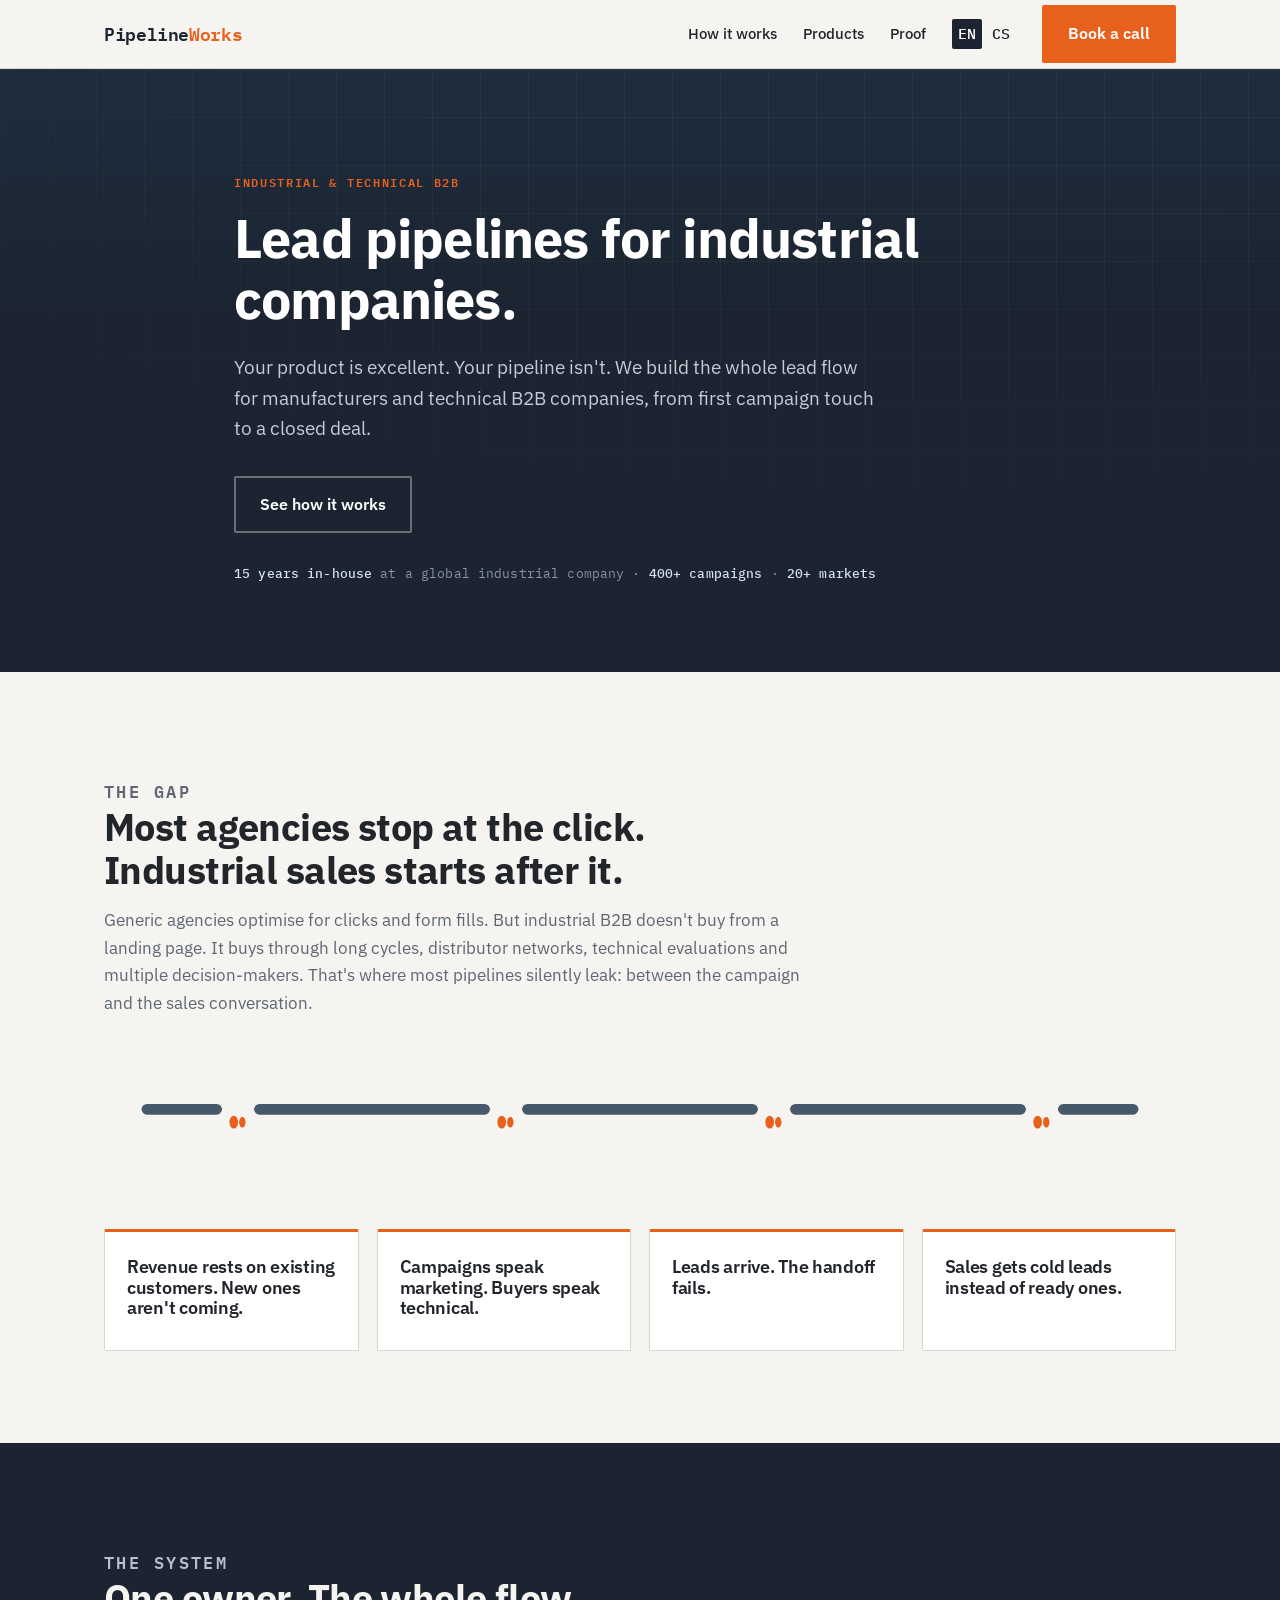
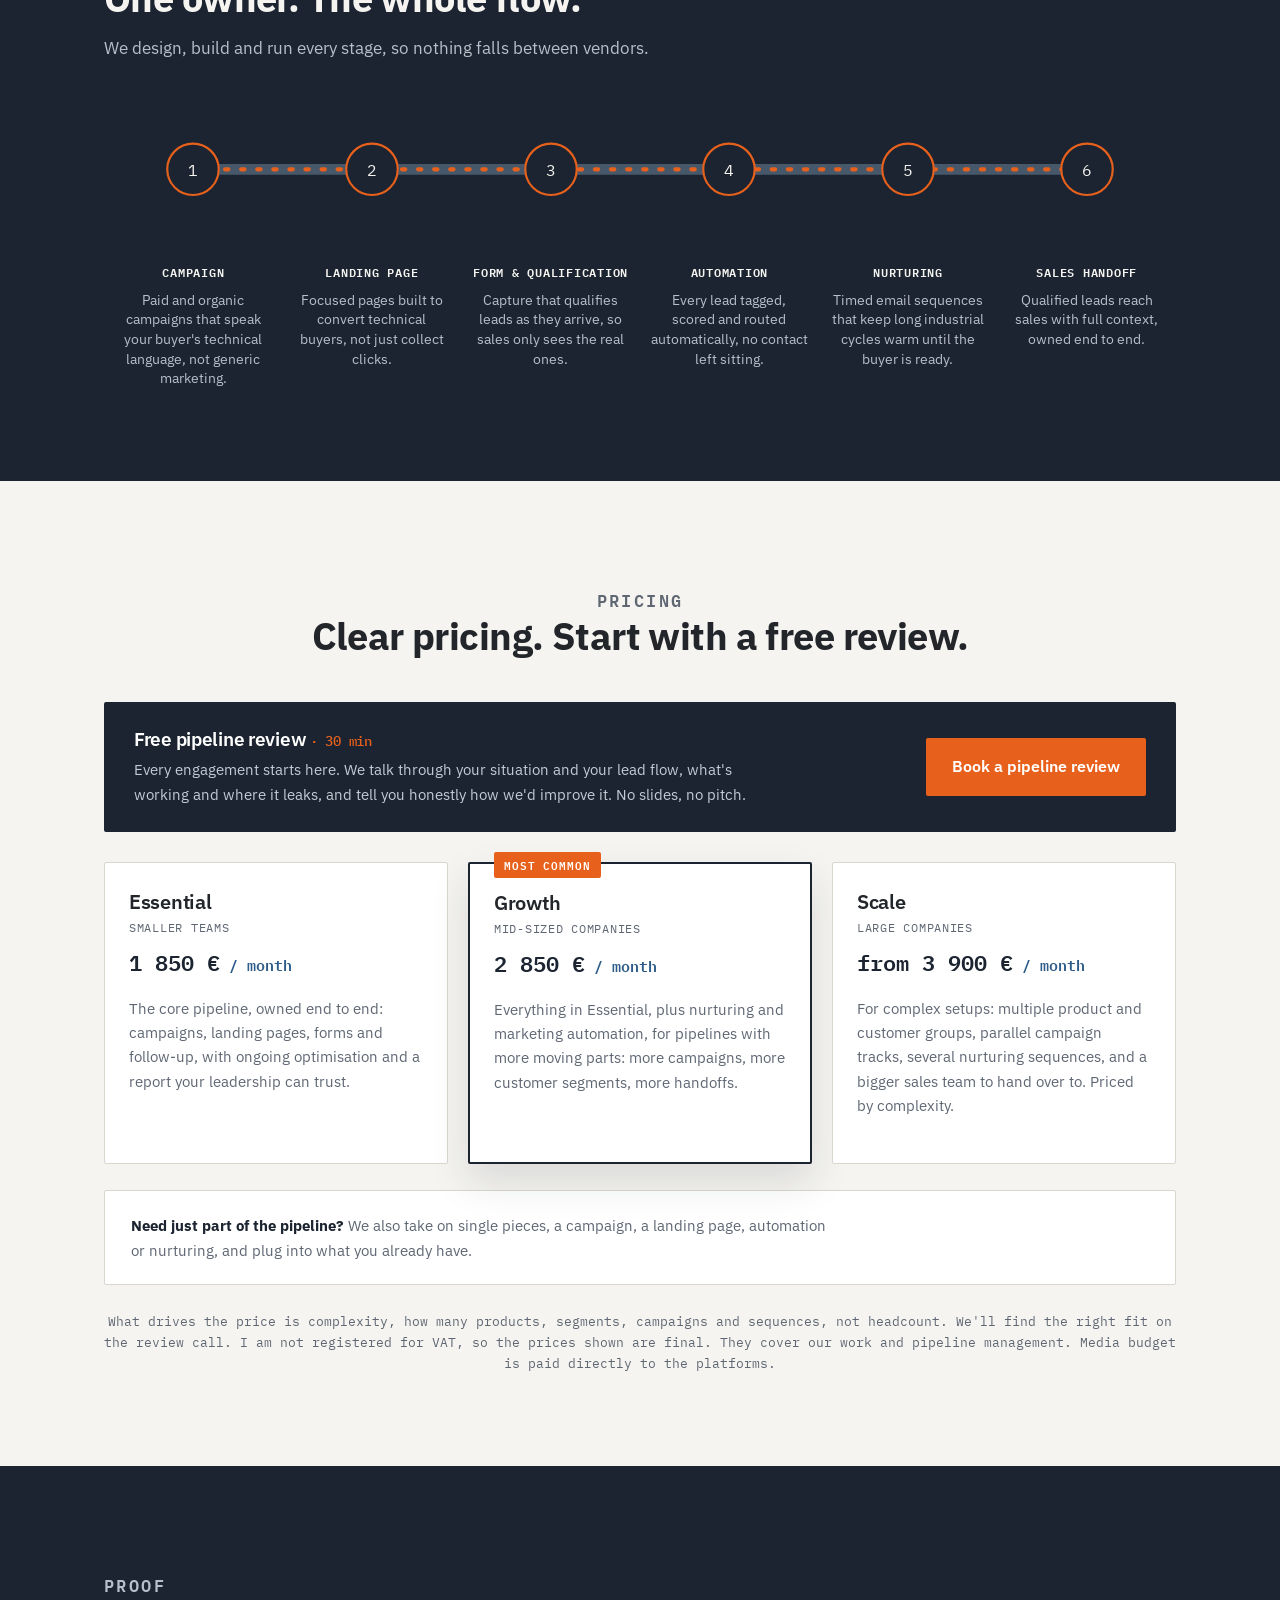
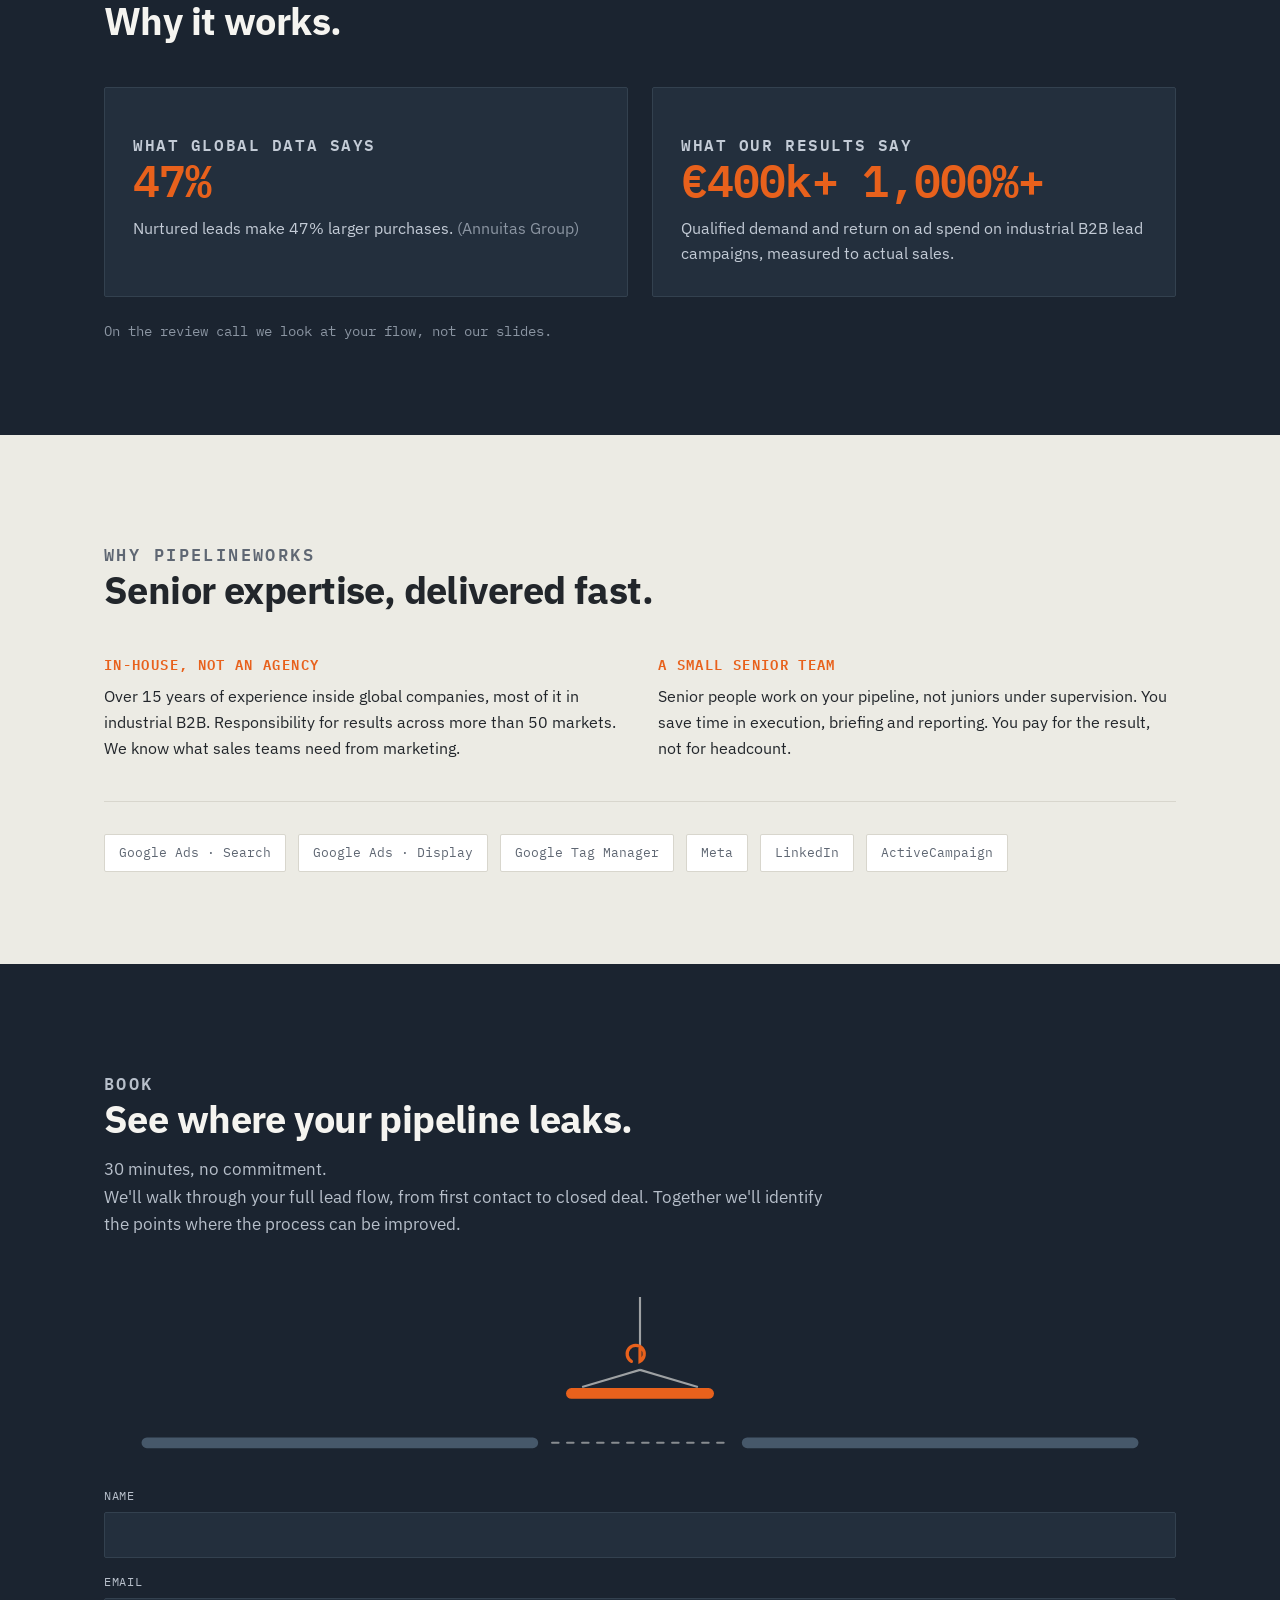
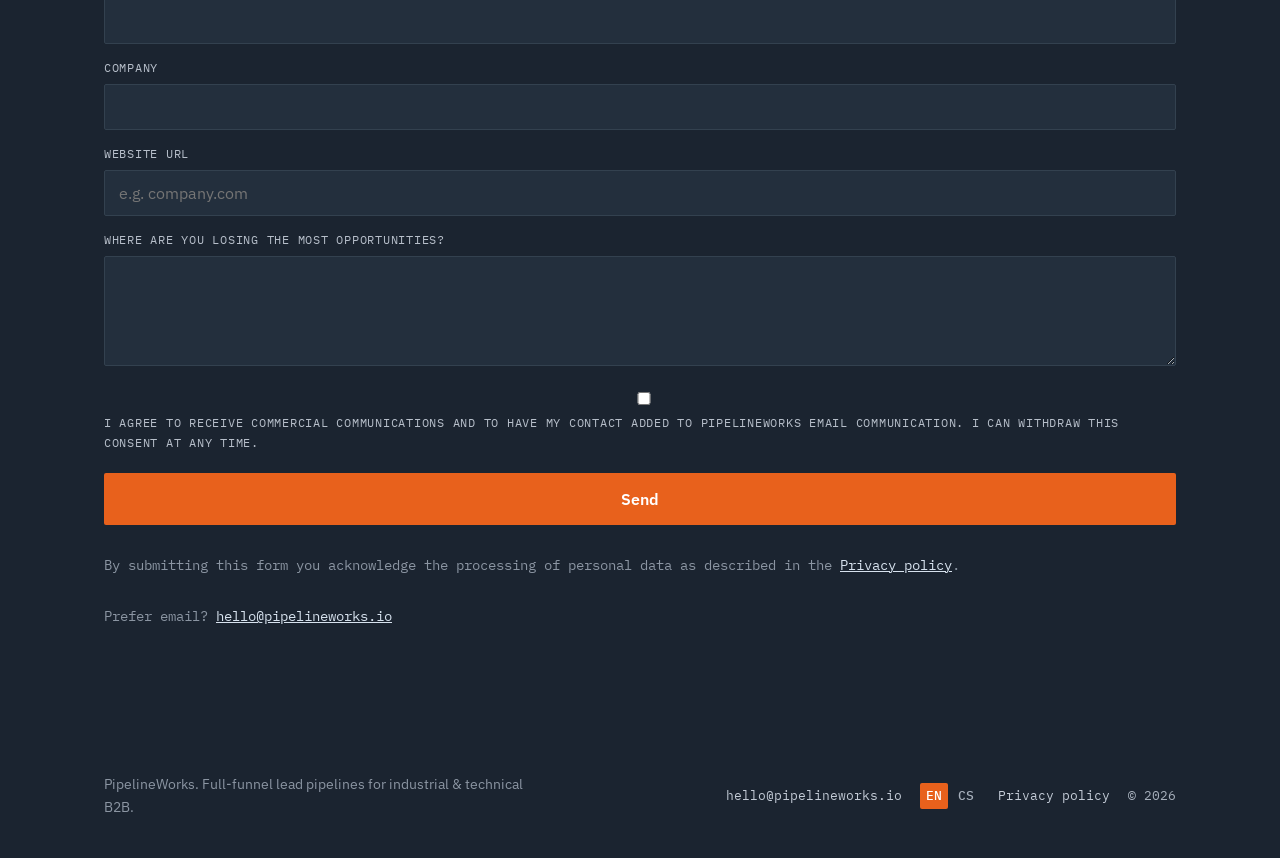
<file: index.html>
<!DOCTYPE html>
<html lang="en">
<head>
<meta charset="UTF-8">
<meta name="viewport" content="width=device-width, initial-scale=1.0">
<title>PipelineWorks | Lead pipelines for industrial B2B</title>
<meta name="description" content="Full-funnel lead pipelines for industrial and technical B2B companies.">
<link rel="canonical" href="https://pipelineworks.io/en/">
<link rel="alternate" hreflang="en" href="https://pipelineworks.io/en/">
<link rel="alternate" hreflang="cs" href="https://pipelineworks.io/cs/">
<link rel="alternate" hreflang="de" href="https://pipelineworks.io/de/">
<link rel="alternate" hreflang="x-default" href="https://pipelineworks.io/en/">
<script>
  var lang = (navigator.language || "en").slice(0, 2).toLowerCase();
  var supported = ["en", "cs", "de"];
  var target = supported.indexOf(lang) !== -1 ? lang : "en";
  window.location.replace("./" + target + "/");
</script>
</head>
<body>
  <p>PipelineWorks · <a href="./en/">English</a> · <a href="./cs/">Čeština</a> · <a href="./de/">Deutsch</a></p>
</body>
</html>
</file>
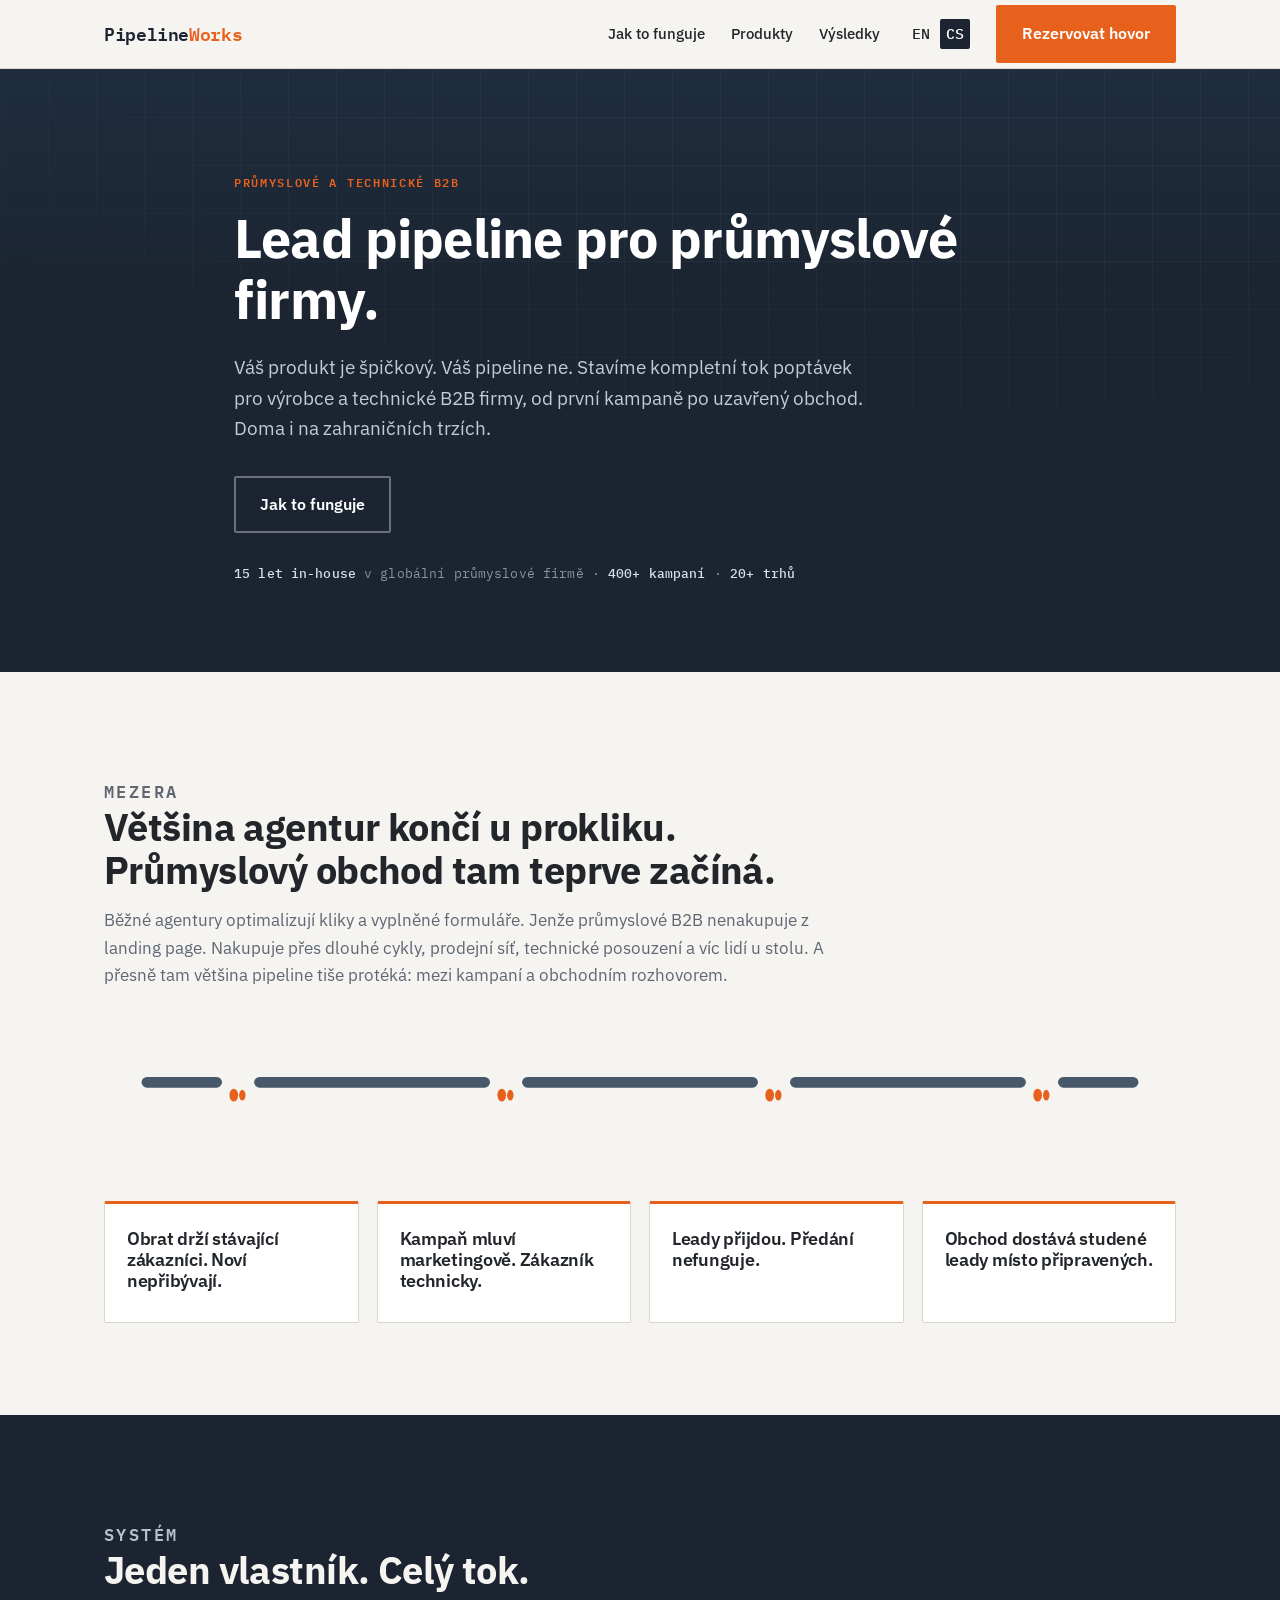
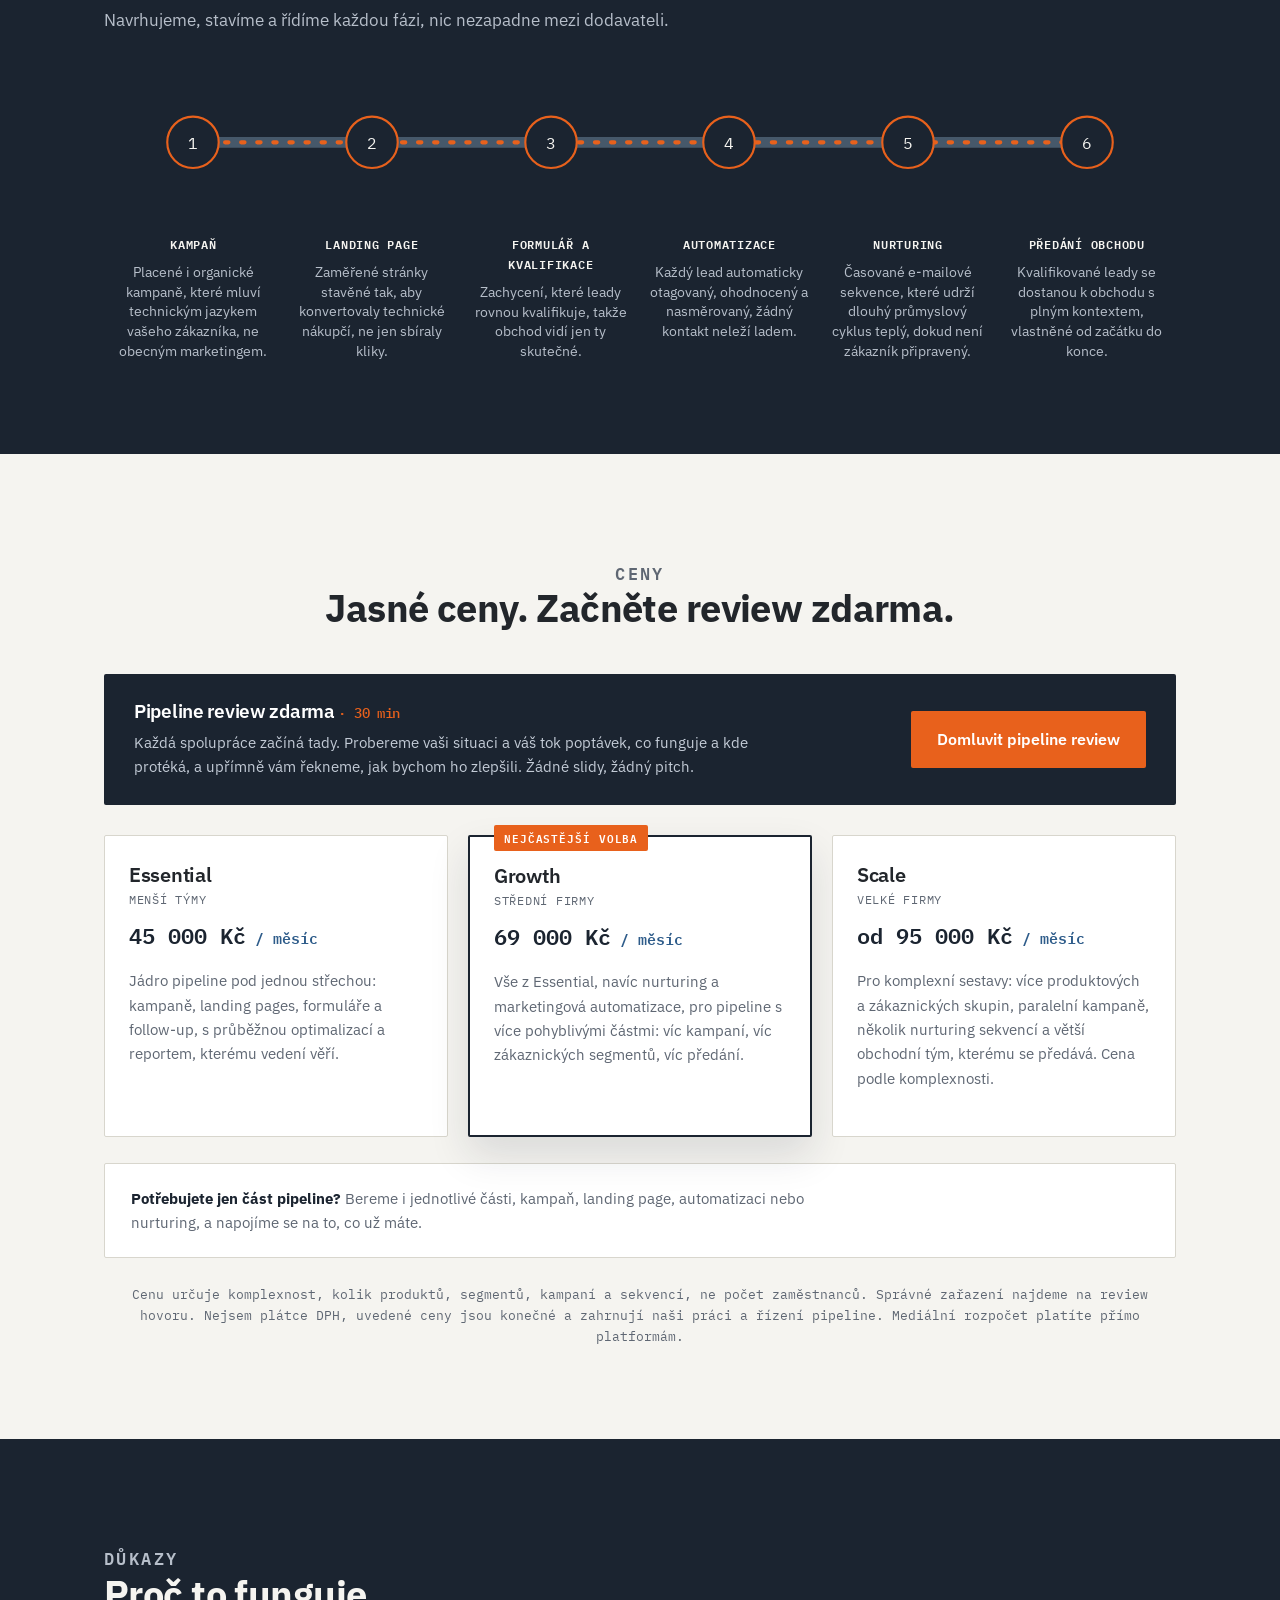
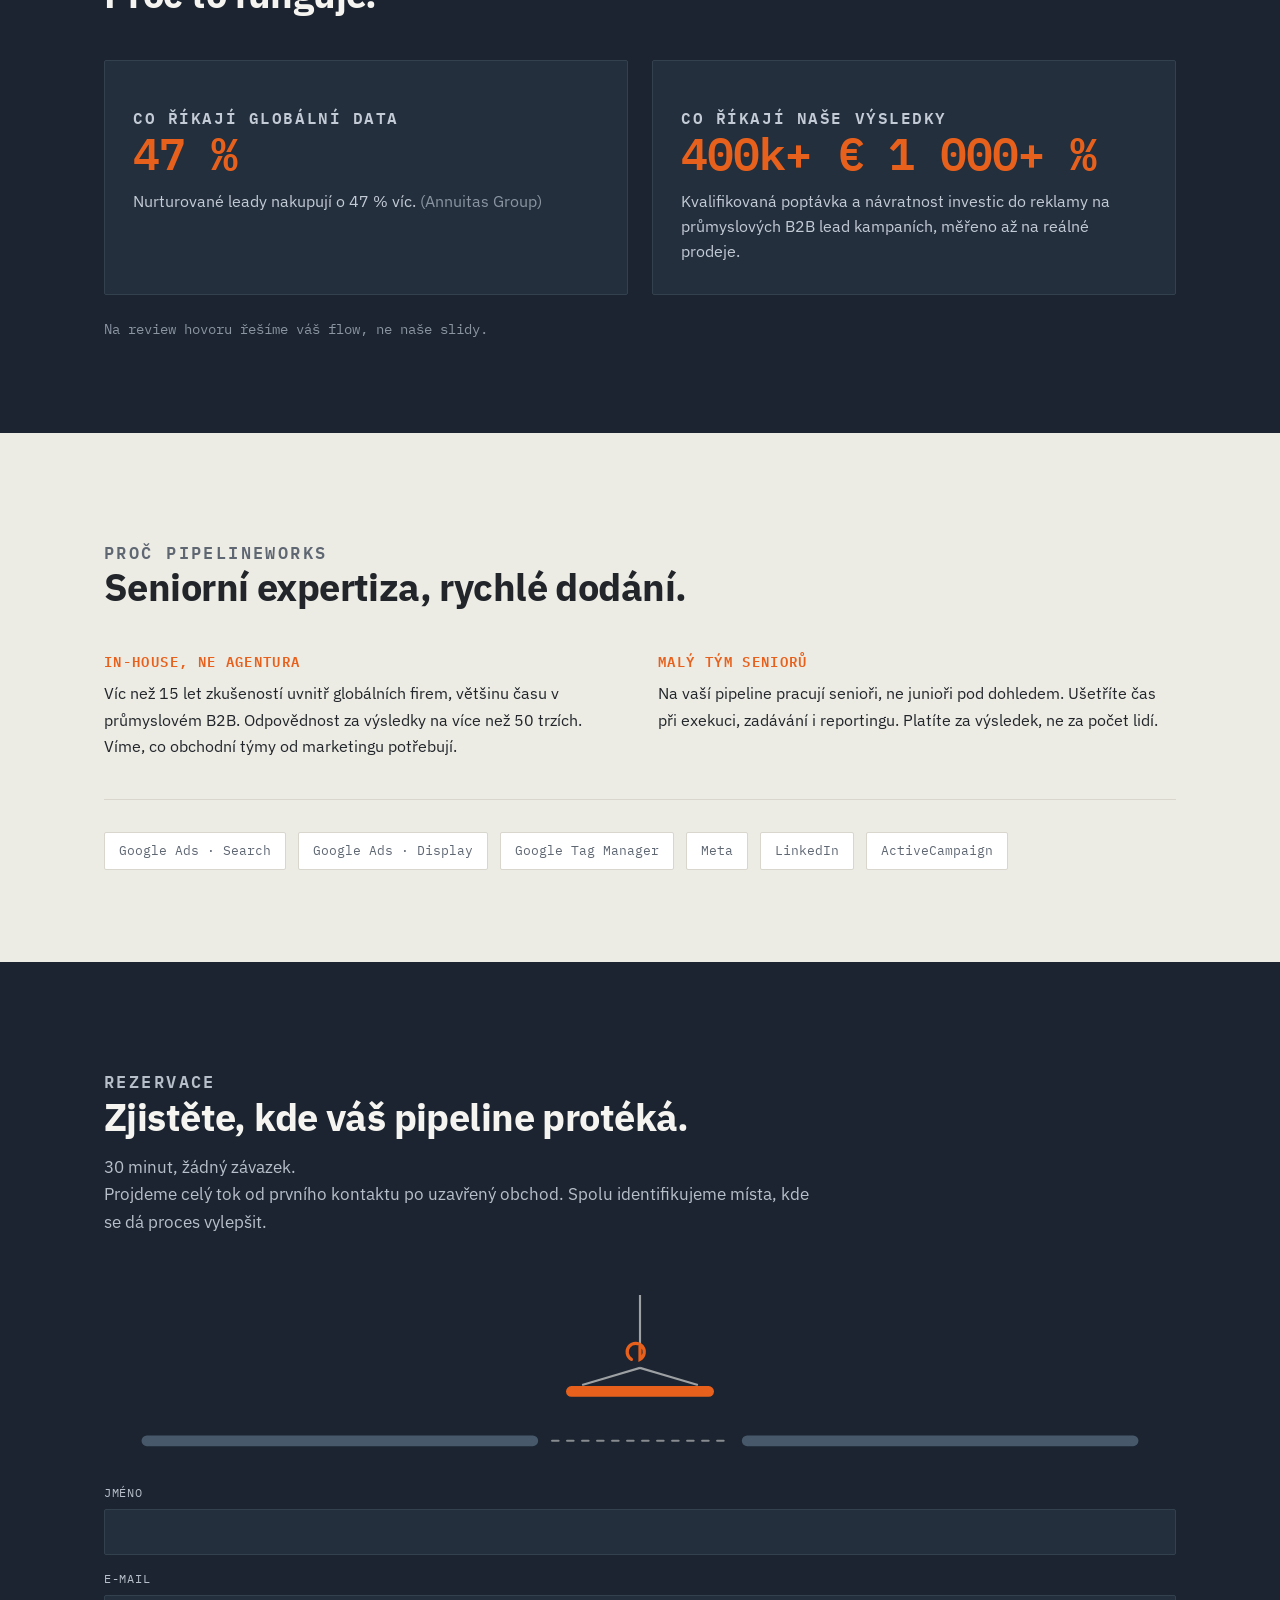
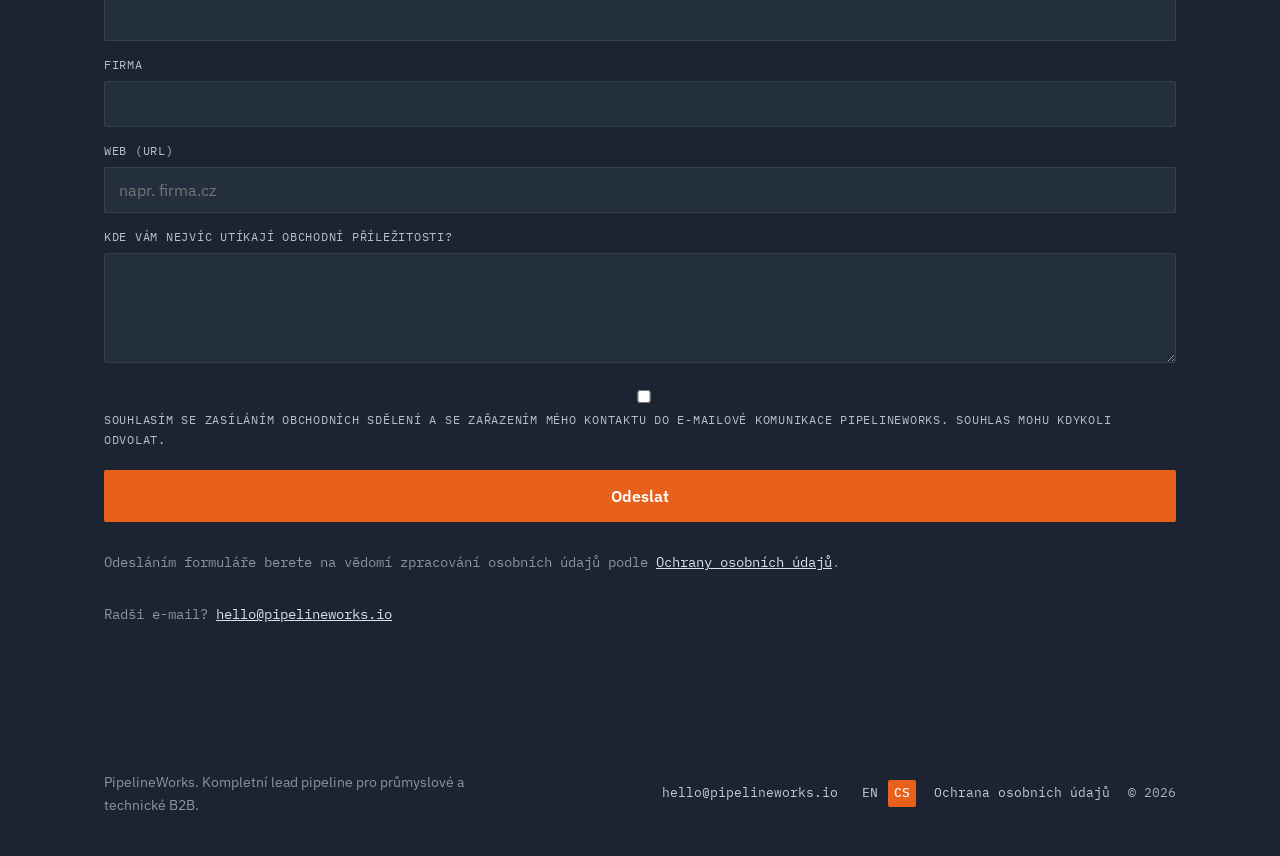
<file: cs/index.html>
<!DOCTYPE html>
<html lang="cs">
<head>
<meta charset="UTF-8">
<meta name="viewport" content="width=device-width, initial-scale=1.0">
<title>PipelineWorks | Lead pipeline pro průmyslové firmy</title>
<meta name="description" content="Stavíme kompletní tok poptávek pro výrobce a technické B2B firmy, od první kampaně po uzavřený obchod. Doma i na zahraničních trzích. Audit za pevnou cenu, projekt, nebo měsíční spolupráce.">
<link rel="canonical" href="https://pipelineworks.io/cs/">
<link rel="alternate" hreflang="en" href="https://pipelineworks.io/en/">
<link rel="alternate" hreflang="cs" href="https://pipelineworks.io/cs/">
<link rel="alternate" hreflang="x-default" href="https://pipelineworks.io/en/">
<meta property="og:type" content="website">
<meta property="og:title" content="Lead pipeline pro průmyslové firmy | PipelineWorks">
<meta property="og:description" content="Stavíme kompletní tok poptávek pro výrobce a technické B2B firmy, od první kampaně po uzavřený obchod.">
<meta property="og:url" content="https://pipelineworks.io/cs/">
<meta property="og:image" content="https://pipelineworks.io/assets/img/og.png">
<meta name="twitter:card" content="summary_large_image">
<link rel="preconnect" href="https://fonts.googleapis.com">
<link rel="preconnect" href="https://fonts.gstatic.com" crossorigin>
<link href="https://fonts.googleapis.com/css2?family=IBM+Plex+Mono:wght@500;600&family=IBM+Plex+Sans:wght@400;500;600;700&display=swap" rel="stylesheet">
<link rel="stylesheet" href="../assets/css/style.css">
</head>
<body>

<header class="site-header">
  <div class="container">
    <a href="#top" class="logo">Pipeline<b>Works</b></a>
    <nav>
      <ul class="nav-links">
        <li><a href="#how">Jak to funguje</a></li>
        <li><a href="#products">Produkty</a></li>
        <li><a href="#proof">Výsledky</a></li>
        <li class="lang-switch">
          <a href="../en/">EN</a>
          <a href="../cs/" class="active">CS</a>
        </li>
        <li><a href="#contact" class="btn btn-primary js-book">Rezervovat hovor</a></li>
      </ul>
    </nav>
    <button class="nav-toggle" aria-label="Přepnout menu">&#9776;</button>
  </div>
</header>

<main id="top">

<!-- HERO -->
<section class="hero">
  <div class="hero-grid" aria-hidden="true"></div>
  <div class="container">
    <p class="eyebrow">Průmyslové a technické B2B</p>
    <h1>Lead pipeline pro průmyslové firmy.</h1>
    <p class="hero-sub">Váš produkt je špičkový. Váš pipeline ne. Stavíme kompletní tok poptávek pro výrobce a technické B2B firmy, od první kampaně po uzavřený obchod. Doma i na zahraničních trzích.</p>
    <div class="hero-ctas">
      <a href="#how" class="btn btn-outline">Jak to funguje</a>
    </div>
    <p class="trust-line"><b>15 let in-house</b> v globální průmyslové firmě · <b>400+ kampaní</b> · <b>20+ trhů</b></p>
  </div>
</section>

<!-- PROBLEM -->
<section id="problem">
  <div class="container">
    <div class="section-head">
      <p class="eyebrow">Mezera</p>
      <h2>Většina agentur končí u prokliku. Průmyslový obchod tam teprve začíná.</h2>
      <p>Běžné agentury optimalizují kliky a vyplněné formuláře. Jenže průmyslové B2B nenakupuje z landing page. Nakupuje přes dlouhé cykly, prodejní síť, technické posouzení a víc lidí u stolu. A přesně tam většina pipeline tiše protéká: mezi kampaní a obchodním rozhovorem.</p>
    </div>

    <svg class="problem-schematic schematic" viewBox="0 0 1000 120" role="img" aria-label="Pipeline, ze které mezi nepropojenými fázemi utíkají leady">
      <line class="pipe-base" x1="40" y1="46" x2="105" y2="46" stroke-width="10" stroke-linecap="round"/>
      <line class="pipe-base" x1="145" y1="46" x2="355" y2="46" stroke-width="10" stroke-linecap="round"/>
      <line class="pipe-base" x1="395" y1="46" x2="605" y2="46" stroke-width="10" stroke-linecap="round"/>
      <line class="pipe-base" x1="645" y1="46" x2="855" y2="46" stroke-width="10" stroke-linecap="round"/>
      <line class="pipe-base" x1="895" y1="46" x2="960" y2="46" stroke-width="10" stroke-linecap="round"/>
      <ellipse class="leak-drop" cx="121" cy="58" rx="4" ry="6" style="animation-delay:0s"></ellipse>
      <ellipse class="leak-drop" cx="129" cy="58" rx="3" ry="5" style="animation-delay:.6s"></ellipse>
      <ellipse class="leak-drop" cx="371" cy="58" rx="4" ry="6" style="animation-delay:.3s"></ellipse>
      <ellipse class="leak-drop" cx="379" cy="58" rx="3" ry="5" style="animation-delay:.9s"></ellipse>
      <ellipse class="leak-drop" cx="621" cy="58" rx="4" ry="6" style="animation-delay:.15s"></ellipse>
      <ellipse class="leak-drop" cx="629" cy="58" rx="3" ry="5" style="animation-delay:.75s"></ellipse>
      <ellipse class="leak-drop" cx="871" cy="58" rx="4" ry="6" style="animation-delay:.45s"></ellipse>
      <ellipse class="leak-drop" cx="879" cy="58" rx="3" ry="5" style="animation-delay:1.05s"></ellipse>
    </svg>

    <div class="leak-cards">
      <div class="leak-card">
        <h3>Obrat drží stávající zákazníci. Noví nepřibývají.</h3>
      </div>
      <div class="leak-card">
        <h3>Kampaň mluví marketingově. Zákazník technicky.</h3>
      </div>
      <div class="leak-card">
        <h3>Leady přijdou. Předání nefunguje.</h3>
      </div>
      <div class="leak-card">
        <h3>Obchod dostává studené leady místo připravených.</h3>
      </div>
    </div>
  </div>
</section>

<!-- HOW -->
<section id="how" class="band-dark on-dark">
  <div class="container">
    <div class="section-head">
      <p class="eyebrow">Systém</p>
      <h2>Jeden vlastník. Celý tok.</h2>
      <p>Navrhujeme, stavíme a řídíme každou fázi, nic nezapadne mezi dodavateli.</p>
    </div>

    <div class="schematic-wrap">
      <svg class="schematic pipe-h" viewBox="0 0 1000 130" role="img" aria-label="Uzavřená pipeline vedoucí lead šesti propojenými fázemi">
        <line class="pipe-base" x1="83" y1="60" x2="917" y2="60" stroke-width="10" stroke-linecap="round"/>
        <line class="pipe-flow" x1="83" y1="60" x2="917" y2="60" stroke-width="4"/>
        <g><circle class="node-ring" cx="83" cy="60" r="24"></circle><text x="83" y="66" text-anchor="middle" fill="#f5f4f0" font-size="15" font-family="IBM Plex Mono, monospace">1</text></g>
        <g><circle class="node-ring" cx="250" cy="60" r="24"></circle><text x="250" y="66" text-anchor="middle" fill="#f5f4f0" font-size="15" font-family="IBM Plex Mono, monospace">2</text></g>
        <g><circle class="node-ring" cx="417" cy="60" r="24"></circle><text x="417" y="66" text-anchor="middle" fill="#f5f4f0" font-size="15" font-family="IBM Plex Mono, monospace">3</text></g>
        <g><circle class="node-ring" cx="583" cy="60" r="24"></circle><text x="583" y="66" text-anchor="middle" fill="#f5f4f0" font-size="15" font-family="IBM Plex Mono, monospace">4</text></g>
        <g><circle class="node-ring" cx="750" cy="60" r="24"></circle><text x="750" y="66" text-anchor="middle" fill="#f5f4f0" font-size="15" font-family="IBM Plex Mono, monospace">5</text></g>
        <g><circle class="node-ring" cx="917" cy="60" r="24"></circle><text x="917" y="66" text-anchor="middle" fill="#f5f4f0" font-size="15" font-family="IBM Plex Mono, monospace">6</text></g>
      </svg>

      <div class="stages">
        <div class="stage-col">
          <span class="stage-num">1</span>
          <div class="stage-body">
            <span class="stage-lbl">Kampaň</span>
            <p>Placené i organické kampaně, které mluví technickým jazykem vašeho zákazníka, ne obecným marketingem.</p>
          </div>
        </div>
        <div class="stage-col">
          <span class="stage-num">2</span>
          <div class="stage-body">
            <span class="stage-lbl">Landing page</span>
            <p>Zaměřené stránky stavěné tak, aby konvertovaly technické nákupčí, ne jen sbíraly kliky.</p>
          </div>
        </div>
        <div class="stage-col">
          <span class="stage-num">3</span>
          <div class="stage-body">
            <span class="stage-lbl">Formulář a kvalifikace</span>
            <p>Zachycení, které leady rovnou kvalifikuje, takže obchod vidí jen ty skutečné.</p>
          </div>
        </div>
        <div class="stage-col">
          <span class="stage-num">4</span>
          <div class="stage-body">
            <span class="stage-lbl">Automatizace</span>
            <p>Každý lead automaticky otagovaný, ohodnocený a nasměrovaný, žádný kontakt neleží ladem.</p>
          </div>
        </div>
        <div class="stage-col">
          <span class="stage-num">5</span>
          <div class="stage-body">
            <span class="stage-lbl">Nurturing</span>
            <p>Časované e-mailové sekvence, které udrží dlouhý průmyslový cyklus teplý, dokud není zákazník připravený.</p>
          </div>
        </div>
        <div class="stage-col">
          <span class="stage-num">6</span>
          <div class="stage-body">
            <span class="stage-lbl">Předání obchodu</span>
            <p>Kvalifikované leady se dostanou k obchodu s plným kontextem, vlastněné od začátku do konce.</p>
          </div>
        </div>
      </div>
    </div>
  </div>
</section>

<!-- PRODUCTS -->
<section id="products">
  <div class="container">
    <div class="section-head center">
      <p class="eyebrow">Ceny</p>
      <h2>Jasné ceny. Začněte review zdarma.</h2>
    </div>

    <div class="review-banner">
      <div class="review-copy">
        <h3>Pipeline review zdarma <span class="review-meta">· 30 min</span></h3>
        <p>Každá spolupráce začíná tady. Probereme vaši situaci a váš tok poptávek, co funguje a kde protéká, a upřímně vám řekneme, jak bychom ho zlepšili. Žádné slidy, žádný pitch.</p>
      </div>
      <a href="#contact" class="btn btn-primary js-book">Domluvit pipeline review</a>
    </div>

    <div class="products">
      <div class="product">
        <h3>Essential</h3>
        <p class="hint">Menší týmy</p>
        <p class="price"><span class="amount">45 000 Kč</span> / měsíc</p>
        <p>Jádro pipeline pod jednou střechou: kampaně, landing pages, formuláře a follow-up, s průběžnou optimalizací a reportem, kterému vedení věří.</p>
      </div>

      <div class="product featured">
        <span class="badge">Nejčastější volba</span>
        <h3>Growth</h3>
        <p class="hint">Střední firmy</p>
        <p class="price"><span class="amount">69 000 Kč</span> / měsíc</p>
        <p>Vše z Essential, navíc nurturing a marketingová automatizace, pro pipeline s více pohyblivými částmi: víc kampaní, víc zákaznických segmentů, víc předání.</p>
      </div>

      <div class="product">
        <h3>Scale</h3>
        <p class="hint">Velké firmy</p>
        <p class="price"><span class="amount">od 95 000 Kč</span> / měsíc</p>
        <p>Pro komplexní sestavy: více produktových a zákaznických skupin, paralelní kampaně, několik nurturing sekvencí a větší obchodní tým, kterému se předává. Cena podle komplexnosti.</p>
      </div>
    </div>

    <div class="custom-strip">
      <p><strong>Potřebujete jen část pipeline?</strong> Bereme i jednotlivé části, kampaň, landing page, automatizaci nebo nurturing, a napojíme se na to, co už máte.</p>
    </div>

    <p class="products-note">Cenu určuje komplexnost, kolik produktů, segmentů, kampaní a sekvencí, ne počet zaměstnanců. Správné zařazení najdeme na review hovoru. Nejsem plátce DPH, uvedené ceny jsou konečné a zahrnují naši práci a řízení pipeline. Mediální rozpočet platíte přímo platformám.</p>
  </div>
</section>

<!-- PROOF -->
<section id="proof" class="band-dark on-dark">
  <div class="container">
    <div class="section-head">
      <p class="eyebrow">Důkazy</p>
      <h2>Proč to funguje.</h2>
    </div>
    <div class="proof-blocks">
      <div class="proof-block">
        <p class="proof-label">Co říkají globální data</p>
        <div class="figure">47 %</div>
        <p>Nurturované leady nakupují o 47 % víc. <span class="src">(Annuitas Group)</span></p>
      </div>
      <div class="proof-block">
        <p class="proof-label">Co říkají naše výsledky</p>
        <div class="proof-figures"><span class="figure">400k+ €</span><span class="figure">1 000+ %</span></div>
        <p>Kvalifikovaná poptávka a návratnost investic do reklamy na průmyslových B2B lead kampaních, měřeno až na reálné prodeje.</p>
      </div>
    </div>
    <p class="proof-context">Na review hovoru řešíme váš flow, ne naše slidy.</p>
  </div>
</section>

<!-- WHY -->
<section id="why" class="band-blueprint">
  <div class="container">
    <div class="section-head">
      <p class="eyebrow">Proč PipelineWorks</p>
      <h2>Seniorní expertiza, rychlé dodání.</h2>
    </div>
    <div class="why-cols">
      <div class="why-col">
        <h3>In-house, ne agentura</h3>
        <p>Víc než 15 let zkušeností uvnitř globálních firem, většinu času v průmyslovém B2B. Odpovědnost za výsledky na více než 50 trzích. Víme, co obchodní týmy od marketingu potřebují.</p>
      </div>
      <div class="why-col">
        <h3>Malý tým seniorů</h3>
        <p>Na vaší pipeline pracují senioři, ne junioři pod dohledem. Ušetříte čas při exekuci, zadávání i reportingu. Platíte za výsledek, ne za počet lidí.</p>
      </div>
    </div>
    <div class="certs" aria-label="Certifikace">
      <span class="cert">Google Ads · Search</span>
      <span class="cert">Google Ads · Display</span>
      <span class="cert">Google Tag Manager</span>
      <span class="cert">Meta</span>
      <span class="cert">LinkedIn</span>
      <span class="cert">ActiveCampaign</span>
    </div>
  </div>
</section>

<!-- CONTACT -->
<section id="contact" class="band-dark on-dark">
  <div class="container">
    <div class="section-head">
      <p class="eyebrow">Rezervace</p>
      <h2>Zjistěte, kde váš pipeline protéká.</h2>
      <p>30 minut, žádný závazek.<br>Projdeme celý tok od prvního kontaktu po uzavřený obchod. Spolu identifikujeme místa, kde se dá proces vylepšit.</p>
    </div>
    <svg class="schematic" viewBox="0 0 1000 190" role="img" aria-label="Doplnění chybějícího dílu potrubí">
      <line class="pipe-base" x1="40" y1="150" x2="400" y2="150" stroke-width="10" stroke-linecap="round"/>
      <line class="pipe-base" x1="600" y1="150" x2="960" y2="150" stroke-width="10" stroke-linecap="round"/>
      <line x1="418" y1="150" x2="582" y2="150" stroke="currentColor" stroke-width="2" stroke-linecap="round" stroke-dasharray="6 8" opacity="0.5"/>
      <line x1="500" y1="14" x2="500" y2="62" stroke="currentColor" stroke-width="2" opacity="0.6"/>
      <path d="M500 62 L500 74 A8 8 0 1 0 492 74" fill="none" stroke="var(--signal)" stroke-width="3" stroke-linecap="round"/>
      <line x1="500" y1="82" x2="446" y2="98" stroke="currentColor" stroke-width="2" opacity="0.6"/>
      <line x1="500" y1="82" x2="554" y2="98" stroke="currentColor" stroke-width="2" opacity="0.6"/>
      <line x1="436" y1="104" x2="564" y2="104" stroke="var(--signal)" stroke-width="10" stroke-linecap="round"/>
    </svg>
    <div>
        <form class="lead-form" method="POST" action="https://api.web3forms.com/submit">
          <input type="hidden" name="access_key" value="4d1c62d3-6135-477d-a949-b0a7dc54369f">
          <input type="hidden" name="subject" value="Nová poptávka z pipelineworks.io">
          <input type="hidden" name="interest" value="general">
          <input type="checkbox" name="botcheck" style="display:none" tabindex="-1" autocomplete="off">
          <div>
            <label for="f-name">Jméno</label>
            <input id="f-name" name="name" type="text" required>
          </div>
          <div>
            <label for="f-email">E-mail</label>
            <input id="f-email" name="email" type="email" required>
          </div>
          <div>
            <label for="f-company">Firma</label>
            <input id="f-company" name="company" type="text">
          </div>
          <div>
            <label for="f-url">Web (URL)</label>
            <input id="f-url" name="website" type="text" inputmode="url" placeholder="napr. firma.cz">
          </div>
          <div>
            <label for="f-msg">Kde vám nejvíc utíkají obchodní příležitosti?</label>
            <textarea id="f-msg" name="message"></textarea>
          </div>
          <div>
            <input id="marketing-consent" type="checkbox" name="marketing_consent" value="yes">
            <label for="marketing-consent">Souhlasím se zasíláním obchodních sdělení a se zařazením mého kontaktu do e-mailové komunikace PipelineWorks. Souhlas mohu kdykoli odvolat.</label>
          </div>
          <button type="submit" class="btn btn-primary">Odeslat</button>
          <p class="email-fallback">Odesláním formuláře berete na vědomí zpracování osobních údajů podle <a href="ochrana-osobnich-udaju.html">Ochrany osobních údajů</a>.</p>
        </form>
        <div class="form-error" role="alert"></div>
        <div class="form-success">Děkujeme, ozveme se do jednoho pracovního dne.</div>
        <p class="email-fallback">Radši e-mail? <a href="mailto:hello@pipelineworks.io">hello@pipelineworks.io</a></p>
      </div>
    </div>
  </div>
</section>

</main>

<footer class="site-footer">
  <div class="container">
    <span class="foot-tag">PipelineWorks. Kompletní lead pipeline pro průmyslové a technické B2B.</span>
    <div class="footer-meta">
      <a href="mailto:hello@pipelineworks.io">hello@pipelineworks.io</a>
      <span class="lang-switch">
        <a href="../en/">EN</a>
        <a href="../cs/" class="active">CS</a>
      </span>
      <a href="ochrana-osobnich-udaju.html">Ochrana osobních údajů</a>
      <span>© 2026</span>
    </div>
  </div>
</footer>

<script src="../assets/js/main.js"></script>
</body>
</html>
</file>
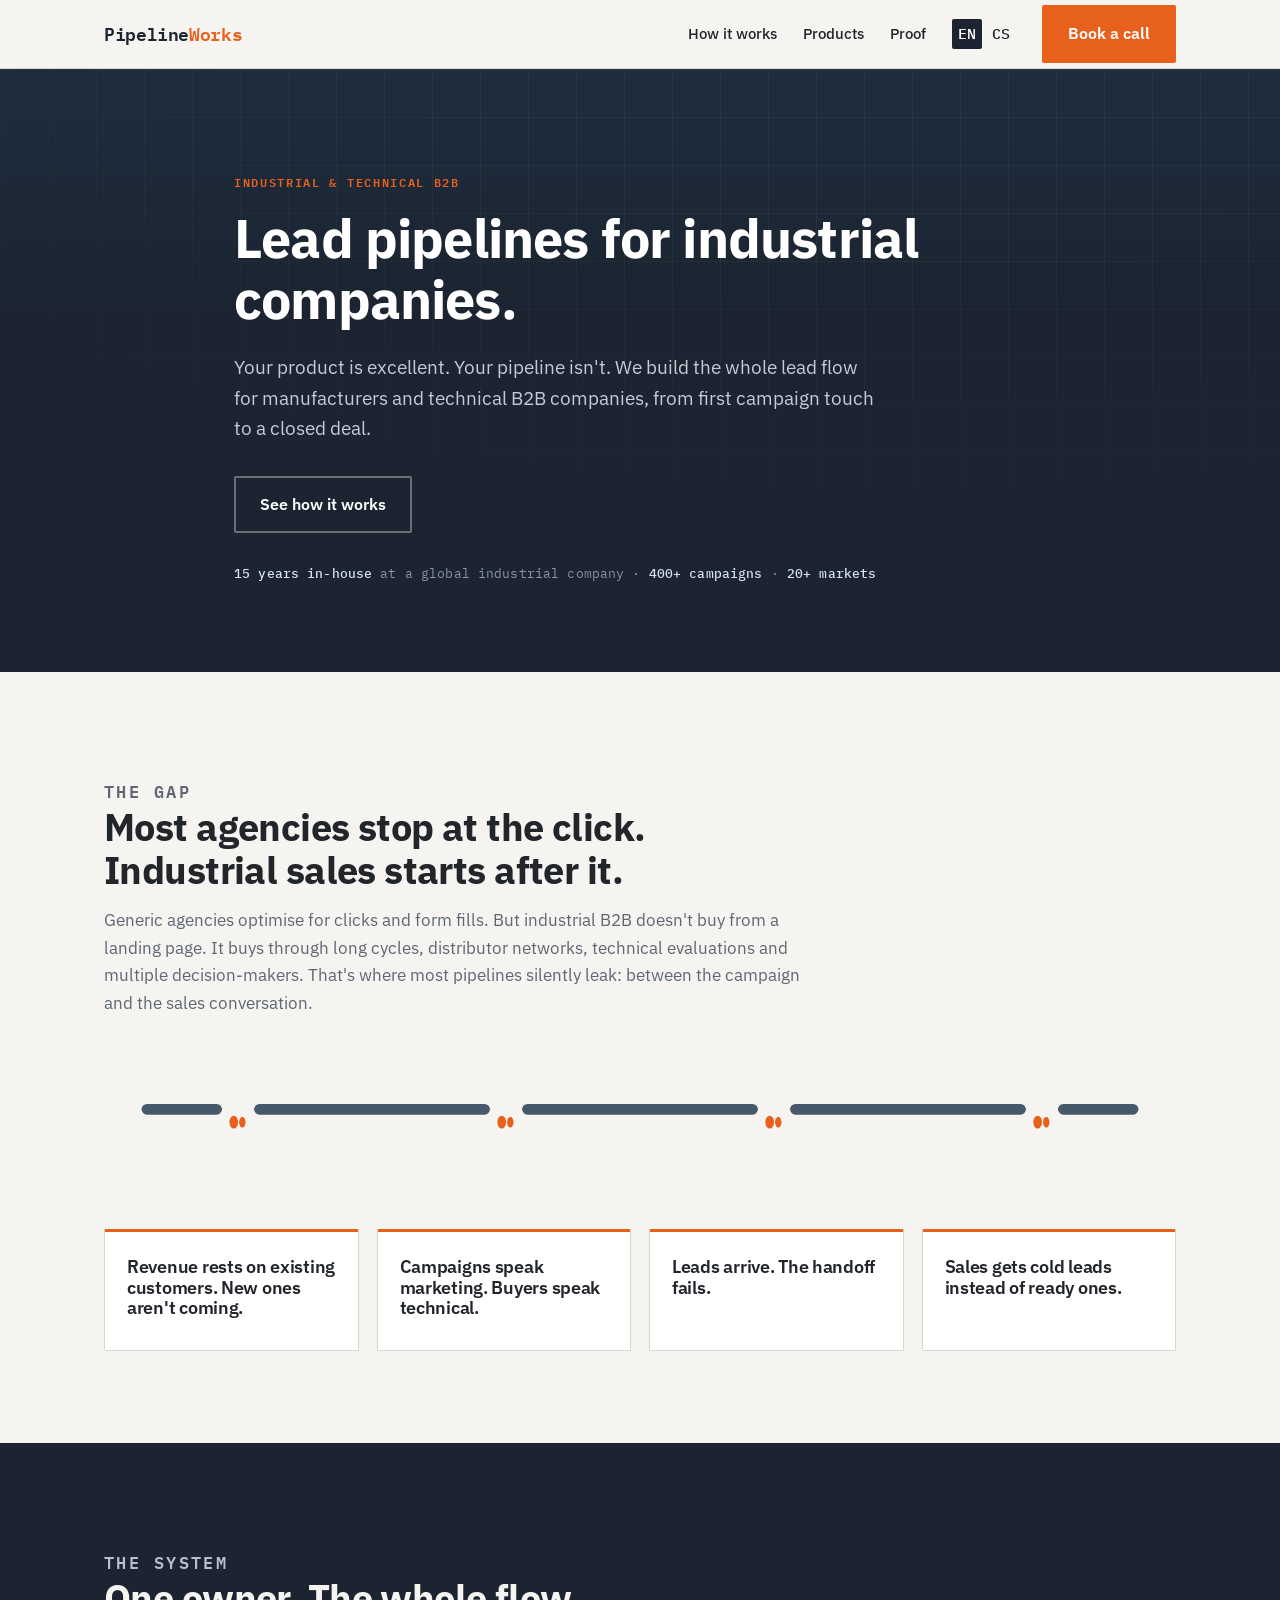
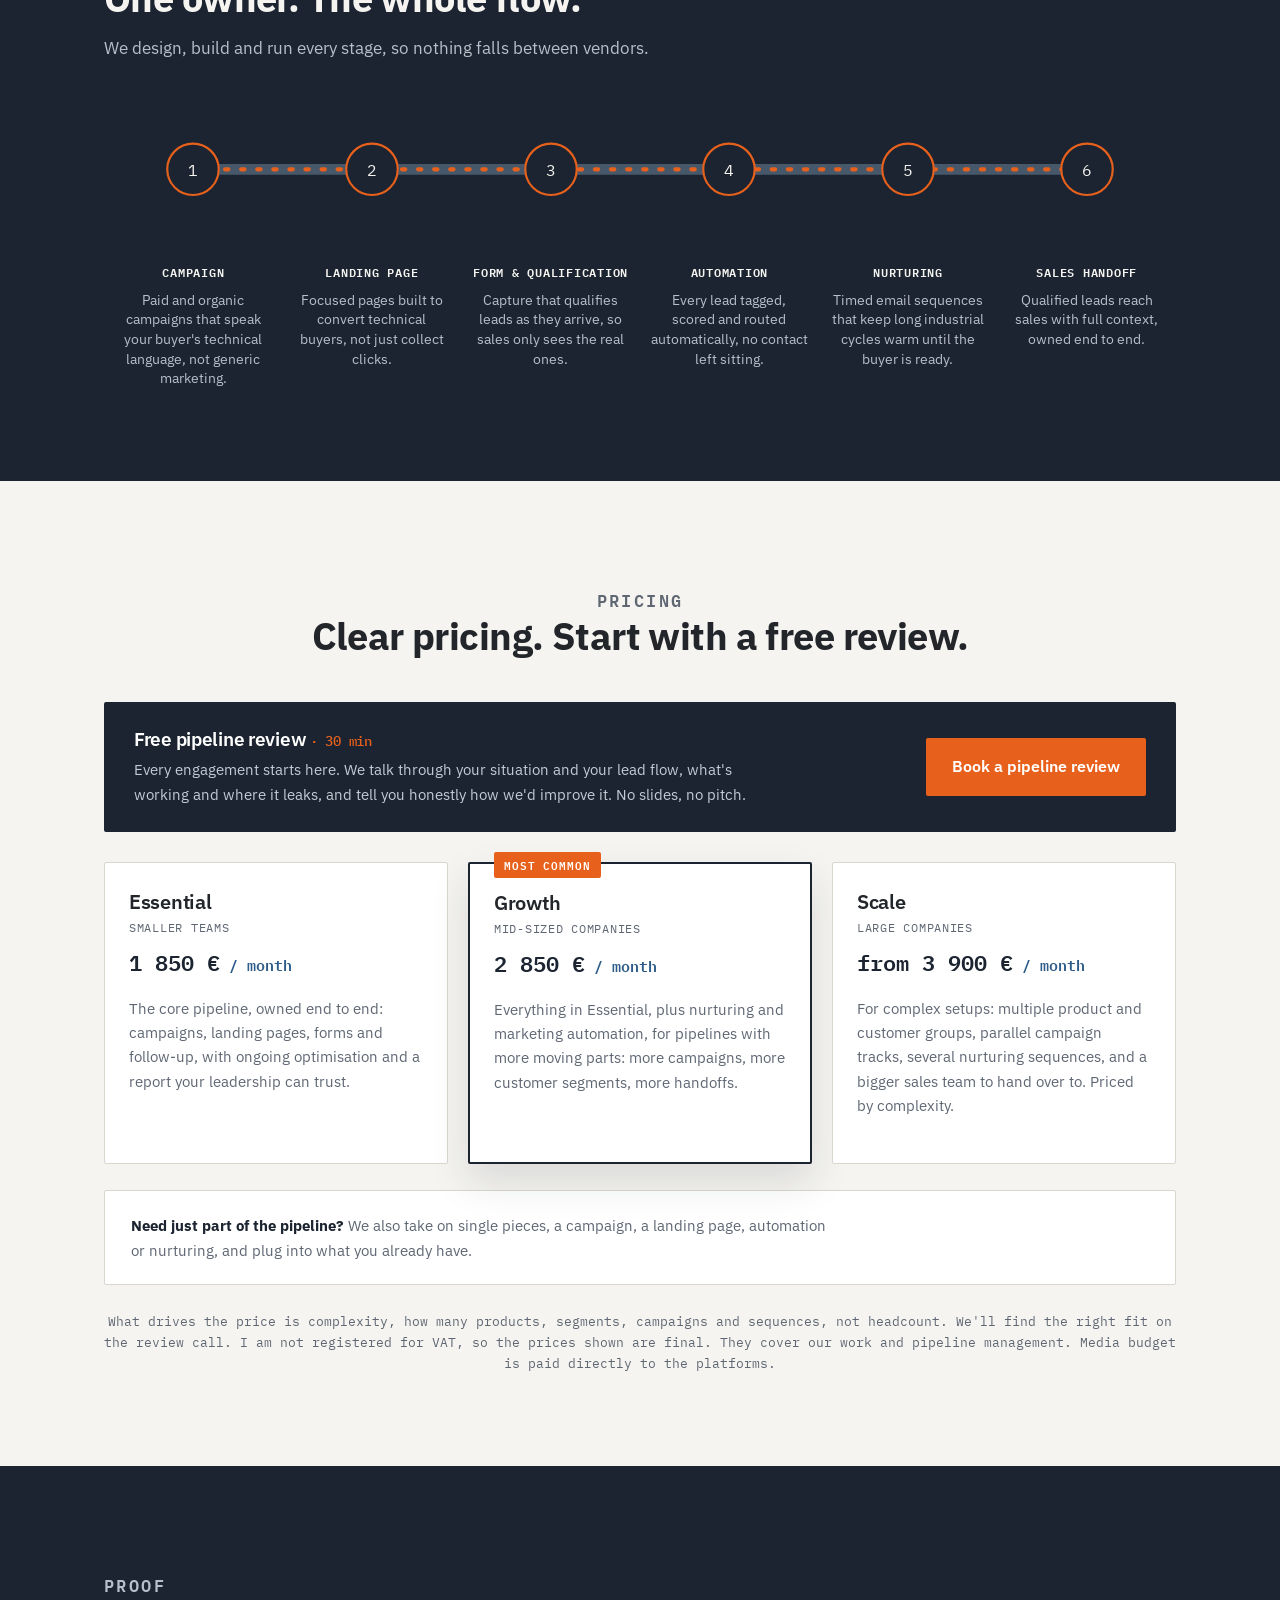
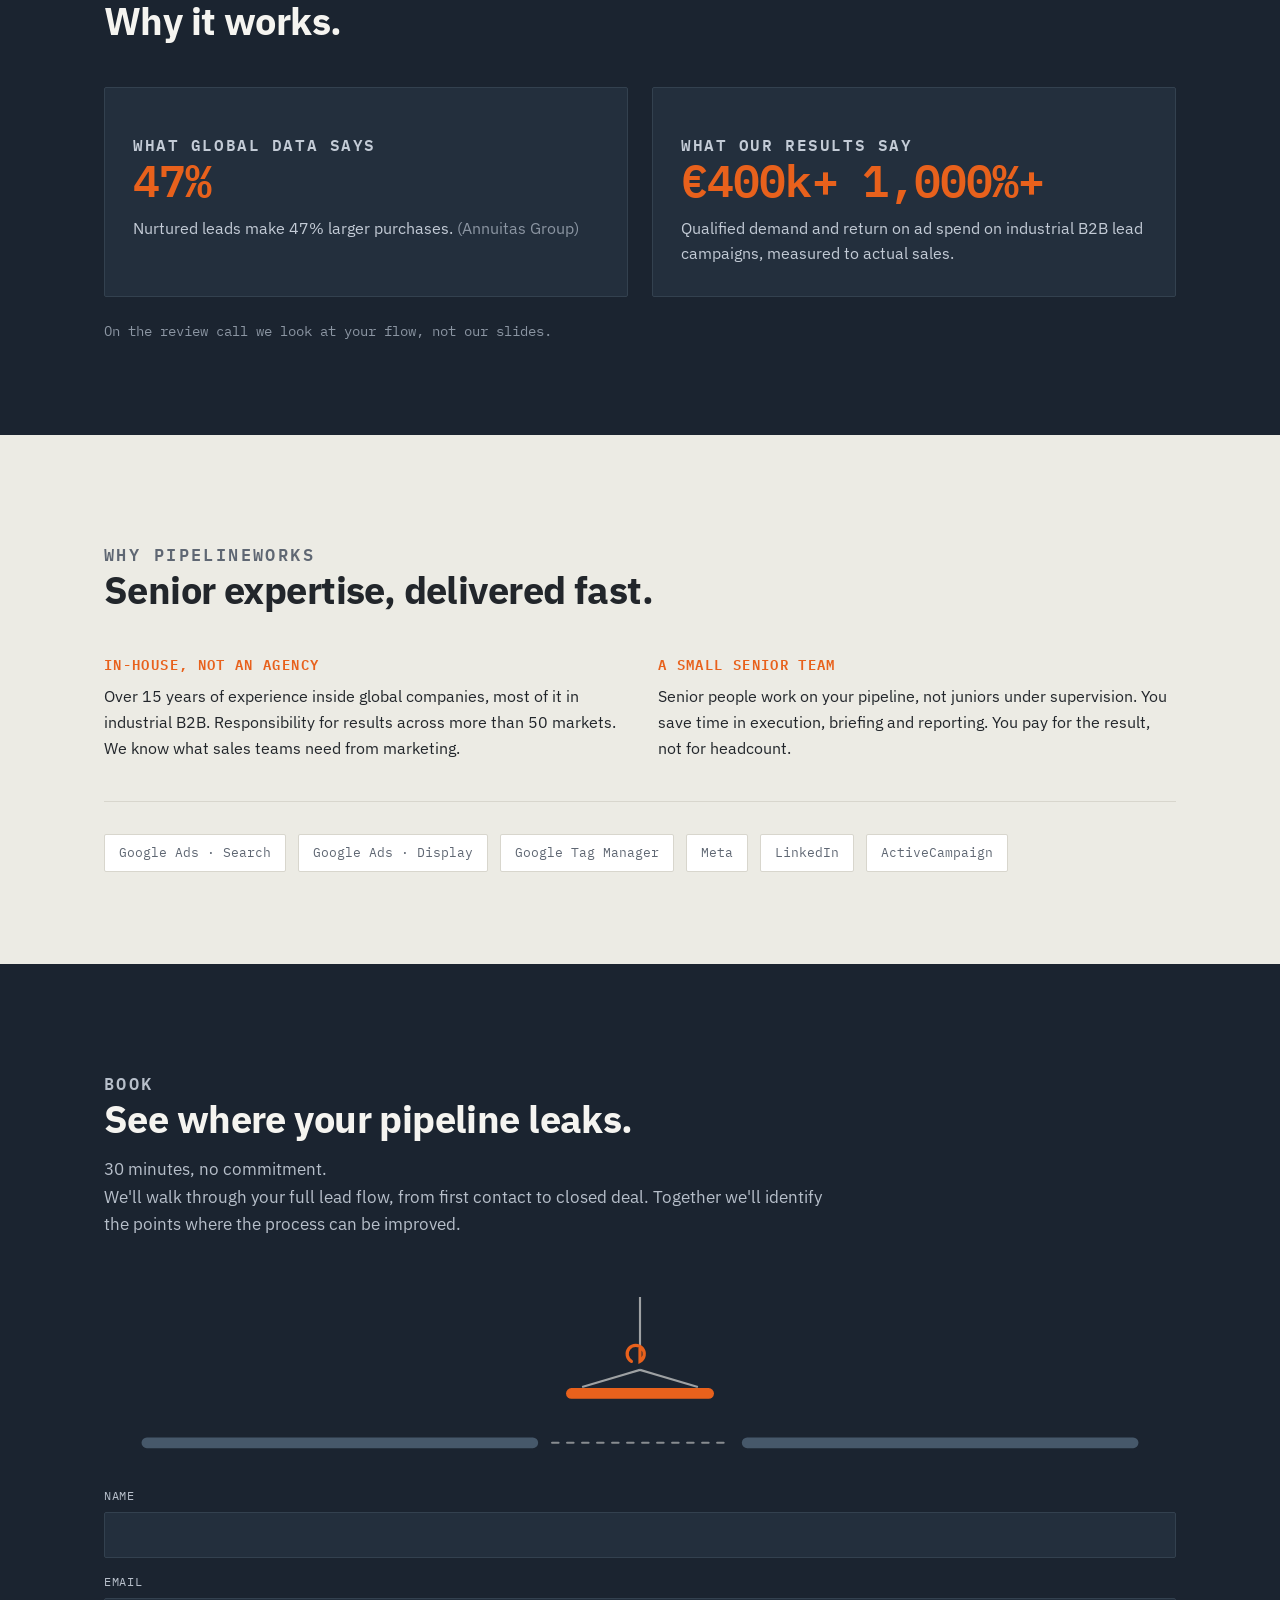
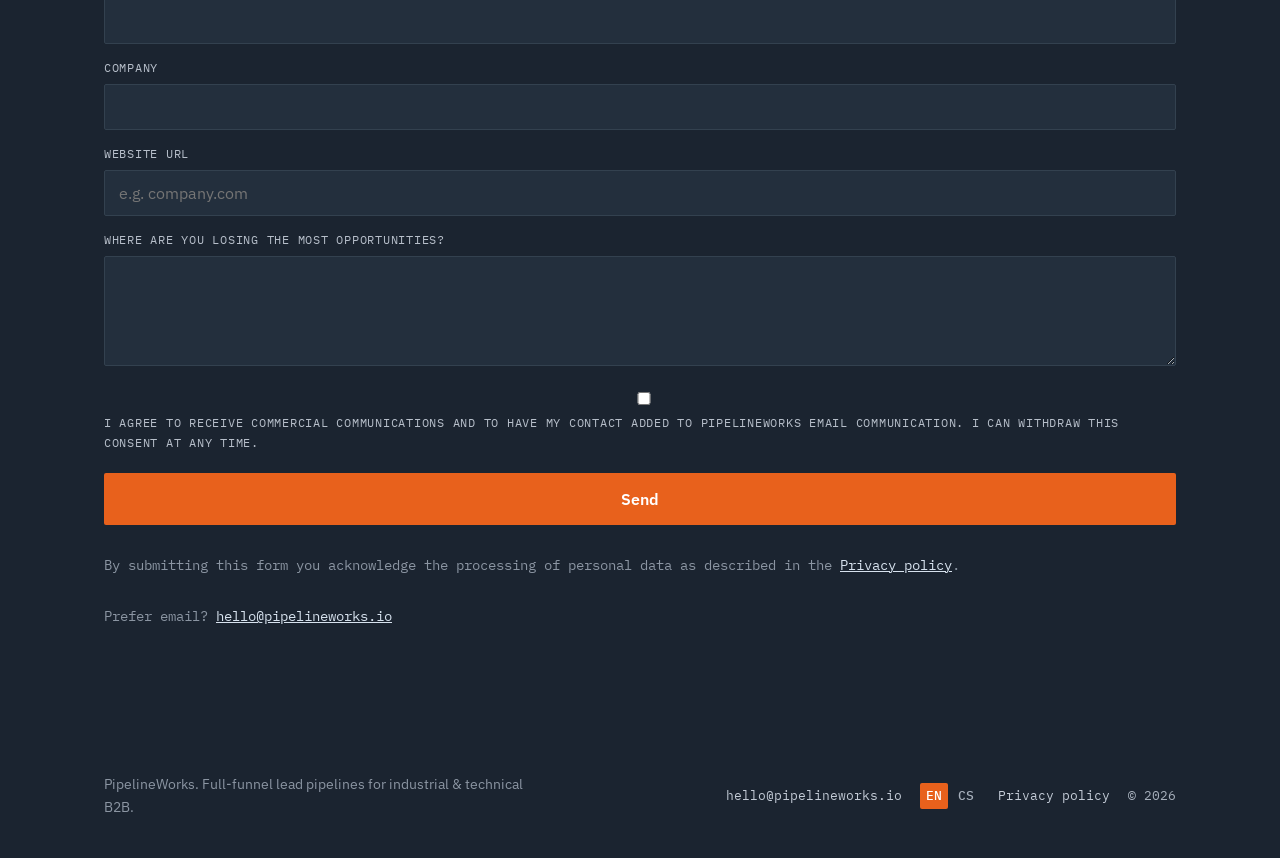
<file: en/index.html>
<!DOCTYPE html>
<html lang="en">
<head>
<meta charset="UTF-8">
<meta name="viewport" content="width=device-width, initial-scale=1.0">
<title>PipelineWorks | Lead pipelines for industrial B2B</title>
<meta name="description" content="We build the whole lead flow for manufacturers and technical B2B companies, from first campaign touch to a closed deal. Fixed-price audit, fix project or monthly partner.">
<link rel="canonical" href="https://pipelineworks.io/en/">
<link rel="alternate" hreflang="en" href="https://pipelineworks.io/en/">
<link rel="alternate" hreflang="cs" href="https://pipelineworks.io/cs/">
<link rel="alternate" hreflang="x-default" href="https://pipelineworks.io/en/">
<meta property="og:type" content="website">
<meta property="og:title" content="Lead pipelines for industrial B2B | PipelineWorks">
<meta property="og:description" content="We build the whole lead flow for manufacturers and technical B2B companies, from first campaign touch to a closed deal.">
<meta property="og:url" content="https://pipelineworks.io/en/">
<meta property="og:image" content="https://pipelineworks.io/assets/img/og.png">
<meta name="twitter:card" content="summary_large_image">
<link rel="preconnect" href="https://fonts.googleapis.com">
<link rel="preconnect" href="https://fonts.gstatic.com" crossorigin>
<link href="https://fonts.googleapis.com/css2?family=IBM+Plex+Mono:wght@500;600&family=IBM+Plex+Sans:wght@400;500;600;700&display=swap" rel="stylesheet">
<link rel="stylesheet" href="../assets/css/style.css">
<!-- Plausible analytics (TODO: enable after domain switch)
<script defer data-domain="pipelineworks.io" src="https://plausible.io/js/script.js"></script>
-->
</head>
<body>

<header class="site-header">
  <div class="container">
    <a href="#top" class="logo">Pipeline<b>Works</b></a>
    <nav>
      <ul class="nav-links">
        <li><a href="#how">How it works</a></li>
        <li><a href="#products">Products</a></li>
        <li><a href="#proof">Proof</a></li>
        <li class="lang-switch">
          <a href="../en/" class="active">EN</a>
          <a href="../cs/">CS</a>
        </li>
        <li><a href="#contact" class="btn btn-primary js-book">Book a call</a></li>
      </ul>
    </nav>
    <button class="nav-toggle" aria-label="Toggle menu">&#9776;</button>
  </div>
</header>

<main id="top">

<!-- ===================== HERO ===================== -->
<section class="hero">
  <div class="hero-grid" aria-hidden="true"></div>
  <div class="container">
    <p class="eyebrow">Industrial &amp; technical B2B</p>
    <h1>Lead pipelines for industrial companies.</h1>
    <p class="hero-sub">Your product is excellent. Your pipeline isn't. We build the whole lead flow for manufacturers and technical B2B companies, from first campaign touch to a closed deal.</p>
    <div class="hero-ctas">
      <a href="#how" class="btn btn-outline">See how it works</a>
    </div>
    <p class="trust-line"><b>15 years in-house</b> at a global industrial company · <b>400+ campaigns</b> · <b>20+ markets</b></p>
  </div>
</section>

<!-- ===================== PROBLEM ===================== -->
<section id="problem">
  <div class="container">
    <div class="section-head">
      <p class="eyebrow">The gap</p>
      <h2>Most agencies stop at the click. Industrial sales starts after it.</h2>
      <p>Generic agencies optimise for clicks and form fills. But industrial B2B doesn't buy from a landing page. It buys through long cycles, distributor networks, technical evaluations and multiple decision-makers. That's where most pipelines silently leak: between the campaign and the sales conversation.</p>
    </div>

    <svg class="problem-schematic schematic" viewBox="0 0 1000 120" role="img" aria-label="A pipeline leaking leads between disconnected stages">
      <line class="pipe-base" x1="40" y1="46" x2="105" y2="46" stroke-width="10" stroke-linecap="round"/>
      <line class="pipe-base" x1="145" y1="46" x2="355" y2="46" stroke-width="10" stroke-linecap="round"/>
      <line class="pipe-base" x1="395" y1="46" x2="605" y2="46" stroke-width="10" stroke-linecap="round"/>
      <line class="pipe-base" x1="645" y1="46" x2="855" y2="46" stroke-width="10" stroke-linecap="round"/>
      <line class="pipe-base" x1="895" y1="46" x2="960" y2="46" stroke-width="10" stroke-linecap="round"/>
      <ellipse class="leak-drop" cx="121" cy="58" rx="4" ry="6" style="animation-delay:0s"></ellipse>
      <ellipse class="leak-drop" cx="129" cy="58" rx="3" ry="5" style="animation-delay:.6s"></ellipse>
      <ellipse class="leak-drop" cx="371" cy="58" rx="4" ry="6" style="animation-delay:.3s"></ellipse>
      <ellipse class="leak-drop" cx="379" cy="58" rx="3" ry="5" style="animation-delay:.9s"></ellipse>
      <ellipse class="leak-drop" cx="621" cy="58" rx="4" ry="6" style="animation-delay:.15s"></ellipse>
      <ellipse class="leak-drop" cx="629" cy="58" rx="3" ry="5" style="animation-delay:.75s"></ellipse>
      <ellipse class="leak-drop" cx="871" cy="58" rx="4" ry="6" style="animation-delay:.45s"></ellipse>
      <ellipse class="leak-drop" cx="879" cy="58" rx="3" ry="5" style="animation-delay:1.05s"></ellipse>
    </svg>

    <div class="leak-cards">
      <div class="leak-card">
        <h3>Revenue rests on existing customers. New ones aren't coming.</h3>
      </div>
      <div class="leak-card">
        <h3>Campaigns speak marketing. Buyers speak technical.</h3>
      </div>
      <div class="leak-card">
        <h3>Leads arrive. The handoff fails.</h3>
      </div>
      <div class="leak-card">
        <h3>Sales gets cold leads instead of ready ones.</h3>
      </div>
    </div>
  </div>
</section>

<!-- ===================== HOW IT WORKS (schematic) ===================== -->
<section id="how" class="band-dark on-dark">
  <div class="container">
    <div class="section-head">
      <p class="eyebrow">The system</p>
      <h2>One owner. The whole flow.</h2>
      <p>We design, build and run every stage, so nothing falls between vendors.</p>
    </div>

    <div class="schematic-wrap">
      <svg class="schematic pipe-h" viewBox="0 0 1000 130" role="img" aria-label="A sealed pipeline carrying a lead through six connected stages">
        <line class="pipe-base" x1="83" y1="60" x2="917" y2="60" stroke-width="10" stroke-linecap="round"/>
        <line class="pipe-flow" x1="83" y1="60" x2="917" y2="60" stroke-width="4"/>
        <g><circle class="node-ring" cx="83" cy="60" r="24"></circle><text x="83" y="66" text-anchor="middle" fill="#f5f4f0" font-size="15" font-family="IBM Plex Mono, monospace">1</text></g>
        <g><circle class="node-ring" cx="250" cy="60" r="24"></circle><text x="250" y="66" text-anchor="middle" fill="#f5f4f0" font-size="15" font-family="IBM Plex Mono, monospace">2</text></g>
        <g><circle class="node-ring" cx="417" cy="60" r="24"></circle><text x="417" y="66" text-anchor="middle" fill="#f5f4f0" font-size="15" font-family="IBM Plex Mono, monospace">3</text></g>
        <g><circle class="node-ring" cx="583" cy="60" r="24"></circle><text x="583" y="66" text-anchor="middle" fill="#f5f4f0" font-size="15" font-family="IBM Plex Mono, monospace">4</text></g>
        <g><circle class="node-ring" cx="750" cy="60" r="24"></circle><text x="750" y="66" text-anchor="middle" fill="#f5f4f0" font-size="15" font-family="IBM Plex Mono, monospace">5</text></g>
        <g><circle class="node-ring" cx="917" cy="60" r="24"></circle><text x="917" y="66" text-anchor="middle" fill="#f5f4f0" font-size="15" font-family="IBM Plex Mono, monospace">6</text></g>
      </svg>

      <div class="stages">
        <div class="stage-col">
          <span class="stage-num">1</span>
          <div class="stage-body">
            <span class="stage-lbl">Campaign</span>
            <p>Paid and organic campaigns that speak your buyer's technical language, not generic marketing.</p>
          </div>
        </div>
        <div class="stage-col">
          <span class="stage-num">2</span>
          <div class="stage-body">
            <span class="stage-lbl">Landing page</span>
            <p>Focused pages built to convert technical buyers, not just collect clicks.</p>
          </div>
        </div>
        <div class="stage-col">
          <span class="stage-num">3</span>
          <div class="stage-body">
            <span class="stage-lbl">Form &amp; qualification</span>
            <p>Capture that qualifies leads as they arrive, so sales only sees the real ones.</p>
          </div>
        </div>
        <div class="stage-col">
          <span class="stage-num">4</span>
          <div class="stage-body">
            <span class="stage-lbl">Automation</span>
            <p>Every lead tagged, scored and routed automatically, no contact left sitting.</p>
          </div>
        </div>
        <div class="stage-col">
          <span class="stage-num">5</span>
          <div class="stage-body">
            <span class="stage-lbl">Nurturing</span>
            <p>Timed email sequences that keep long industrial cycles warm until the buyer is ready.</p>
          </div>
        </div>
        <div class="stage-col">
          <span class="stage-num">6</span>
          <div class="stage-body">
            <span class="stage-lbl">Sales handoff</span>
            <p>Qualified leads reach sales with full context, owned end to end.</p>
          </div>
        </div>
      </div>
    </div>
  </div>
</section>

<!-- ===================== PRODUCTS ===================== -->
<section id="products">
  <div class="container">
    <div class="section-head center">
      <p class="eyebrow">Pricing</p>
      <h2>Clear pricing. Start with a free review.</h2>
    </div>

    <div class="review-banner">
      <div class="review-copy">
        <h3>Free pipeline review <span class="review-meta">· 30 min</span></h3>
        <p>Every engagement starts here. We talk through your situation and your lead flow, what's working and where it leaks, and tell you honestly how we'd improve it. No slides, no pitch.</p>
      </div>
      <a href="#contact" class="btn btn-primary js-book">Book a pipeline review</a>
    </div>

    <div class="products">
      <div class="product">
        <h3>Essential</h3>
        <p class="hint">Smaller teams</p>
        <p class="price"><span class="amount">1 850 €</span> / month</p>
        <p>The core pipeline, owned end to end: campaigns, landing pages, forms and follow-up, with ongoing optimisation and a report your leadership can trust.</p>
      </div>

      <div class="product featured">
        <span class="badge">Most common</span>
        <h3>Growth</h3>
        <p class="hint">Mid-sized companies</p>
        <p class="price"><span class="amount">2 850 €</span> / month</p>
        <p>Everything in Essential, plus nurturing and marketing automation, for pipelines with more moving parts: more campaigns, more customer segments, more handoffs.</p>
      </div>

      <div class="product">
        <h3>Scale</h3>
        <p class="hint">Large companies</p>
        <p class="price"><span class="amount">from 3 900 €</span> / month</p>
        <p>For complex setups: multiple product and customer groups, parallel campaign tracks, several nurturing sequences, and a bigger sales team to hand over to. Priced by complexity.</p>
      </div>
    </div>

    <div class="custom-strip">
      <p><strong>Need just part of the pipeline?</strong> We also take on single pieces, a campaign, a landing page, automation or nurturing, and plug into what you already have.</p>
    </div>

    <p class="products-note">What drives the price is complexity, how many products, segments, campaigns and sequences, not headcount. We'll find the right fit on the review call. I am not registered for VAT, so the prices shown are final. They cover our work and pipeline management. Media budget is paid directly to the platforms.</p>
  </div>
</section>

<!-- ===================== PROOF ===================== -->
<section id="proof" class="band-dark on-dark">
  <div class="container">
    <div class="section-head">
      <p class="eyebrow">Proof</p>
      <h2>Why it works.</h2>
    </div>
    <div class="proof-blocks">
      <div class="proof-block">
        <p class="proof-label">What global data says</p>
        <div class="figure">47%</div>
        <p>Nurtured leads make 47% larger purchases. <span class="src">(Annuitas Group)</span></p>
      </div>
      <div class="proof-block">
        <p class="proof-label">What our results say</p>
        <div class="proof-figures"><span class="figure">€400k+</span><span class="figure">1,000%+</span></div>
        <p>Qualified demand and return on ad spend on industrial B2B lead campaigns, measured to actual sales.</p>
      </div>
    </div>
    <p class="proof-context">On the review call we look at your flow, not our slides.</p>
  </div>
</section>

<!-- ===================== WHY ===================== -->
<section id="why" class="band-blueprint">
  <div class="container">
    <div class="section-head">
      <p class="eyebrow">Why PipelineWorks</p>
      <h2>Senior expertise, delivered fast.</h2>
    </div>
    <div class="why-cols">
      <div class="why-col">
        <h3>In-house, not an agency</h3>
        <p>Over 15 years of experience inside global companies, most of it in industrial B2B. Responsibility for results across more than 50 markets. We know what sales teams need from marketing.</p>
      </div>
      <div class="why-col">
        <h3>A small senior team</h3>
        <p>Senior people work on your pipeline, not juniors under supervision. You save time in execution, briefing and reporting. You pay for the result, not for headcount.</p>
      </div>
    </div>
    <div class="certs" aria-label="Certifications">
      <span class="cert">Google Ads · Search</span>
      <span class="cert">Google Ads · Display</span>
      <span class="cert">Google Tag Manager</span>
      <span class="cert">Meta</span>
      <span class="cert">LinkedIn</span>
      <span class="cert">ActiveCampaign</span>
    </div>
  </div>
</section>

<!-- ===================== CONTACT ===================== -->
<section id="contact" class="band-dark on-dark">
  <div class="container">
    <div class="section-head">
      <p class="eyebrow">Book</p>
      <h2>See where your pipeline leaks.</h2>
      <p>30 minutes, no commitment.<br>We'll walk through your full lead flow, from first contact to closed deal. Together we'll identify the points where the process can be improved.</p>
    </div>
    <svg class="schematic" viewBox="0 0 1000 190" role="img" aria-label="Doplnění chybějícího dílu potrubí">
      <line class="pipe-base" x1="40" y1="150" x2="400" y2="150" stroke-width="10" stroke-linecap="round"/>
      <line class="pipe-base" x1="600" y1="150" x2="960" y2="150" stroke-width="10" stroke-linecap="round"/>
      <line x1="418" y1="150" x2="582" y2="150" stroke="currentColor" stroke-width="2" stroke-linecap="round" stroke-dasharray="6 8" opacity="0.5"/>
      <line x1="500" y1="14" x2="500" y2="62" stroke="currentColor" stroke-width="2" opacity="0.6"/>
      <path d="M500 62 L500 74 A8 8 0 1 0 492 74" fill="none" stroke="var(--signal)" stroke-width="3" stroke-linecap="round"/>
      <line x1="500" y1="82" x2="446" y2="98" stroke="currentColor" stroke-width="2" opacity="0.6"/>
      <line x1="500" y1="82" x2="554" y2="98" stroke="currentColor" stroke-width="2" opacity="0.6"/>
      <line x1="436" y1="104" x2="564" y2="104" stroke="var(--signal)" stroke-width="10" stroke-linecap="round"/>
    </svg>
    <div>
        <form class="lead-form" method="POST" action="https://api.web3forms.com/submit">
          <input type="hidden" name="access_key" value="4d1c62d3-6135-477d-a949-b0a7dc54369f">
          <input type="hidden" name="subject" value="New enquiry from pipelineworks.io">
          <input type="hidden" name="interest" value="general">
          <input type="checkbox" name="botcheck" style="display:none" tabindex="-1" autocomplete="off">
          <div>
            <label for="f-name">Name</label>
            <input id="f-name" name="name" type="text" required>
          </div>
          <div>
            <label for="f-email">Email</label>
            <input id="f-email" name="email" type="email" required>
          </div>
          <div>
            <label for="f-company">Company</label>
            <input id="f-company" name="company" type="text">
          </div>
          <div>
            <label for="f-url">Website URL</label>
            <input id="f-url" name="website" type="text" inputmode="url" placeholder="e.g. company.com">
          </div>
          <div>
            <label for="f-msg">Where are you losing the most opportunities?</label>
            <textarea id="f-msg" name="message"></textarea>
          </div>
          <div>
            <input id="marketing-consent" type="checkbox" name="marketing_consent" value="yes">
            <label for="marketing-consent">I agree to receive commercial communications and to have my contact added to PipelineWorks email communication. I can withdraw this consent at any time.</label>
          </div>
          <button type="submit" class="btn btn-primary">Send</button>
          <p class="email-fallback">By submitting this form you acknowledge the processing of personal data as described in the <a href="privacy-policy.html">Privacy policy</a>.</p>
        </form>
        <div class="form-error" role="alert"></div>
        <div class="form-success">Thanks, we'll get back to you within one business day.</div>
        <p class="email-fallback">Prefer email? <a href="mailto:hello@pipelineworks.io">hello@pipelineworks.io</a></p>
      </div>
    </div>
  </div>
</section>

</main>

<footer class="site-footer">
  <div class="container">
    <span class="foot-tag">PipelineWorks. Full-funnel lead pipelines for industrial &amp; technical B2B.</span>
    <div class="footer-meta">
      <a href="mailto:hello@pipelineworks.io">hello@pipelineworks.io</a>
      <span class="lang-switch">
        <a href="../en/" class="active">EN</a>
        <a href="../cs/">CS</a>
      </span>
      <a href="privacy-policy.html">Privacy policy</a>
      <span>© 2026</span>
    </div>
  </div>
</footer>

<script src="../assets/js/main.js"></script>
</body>
</html>
</file>
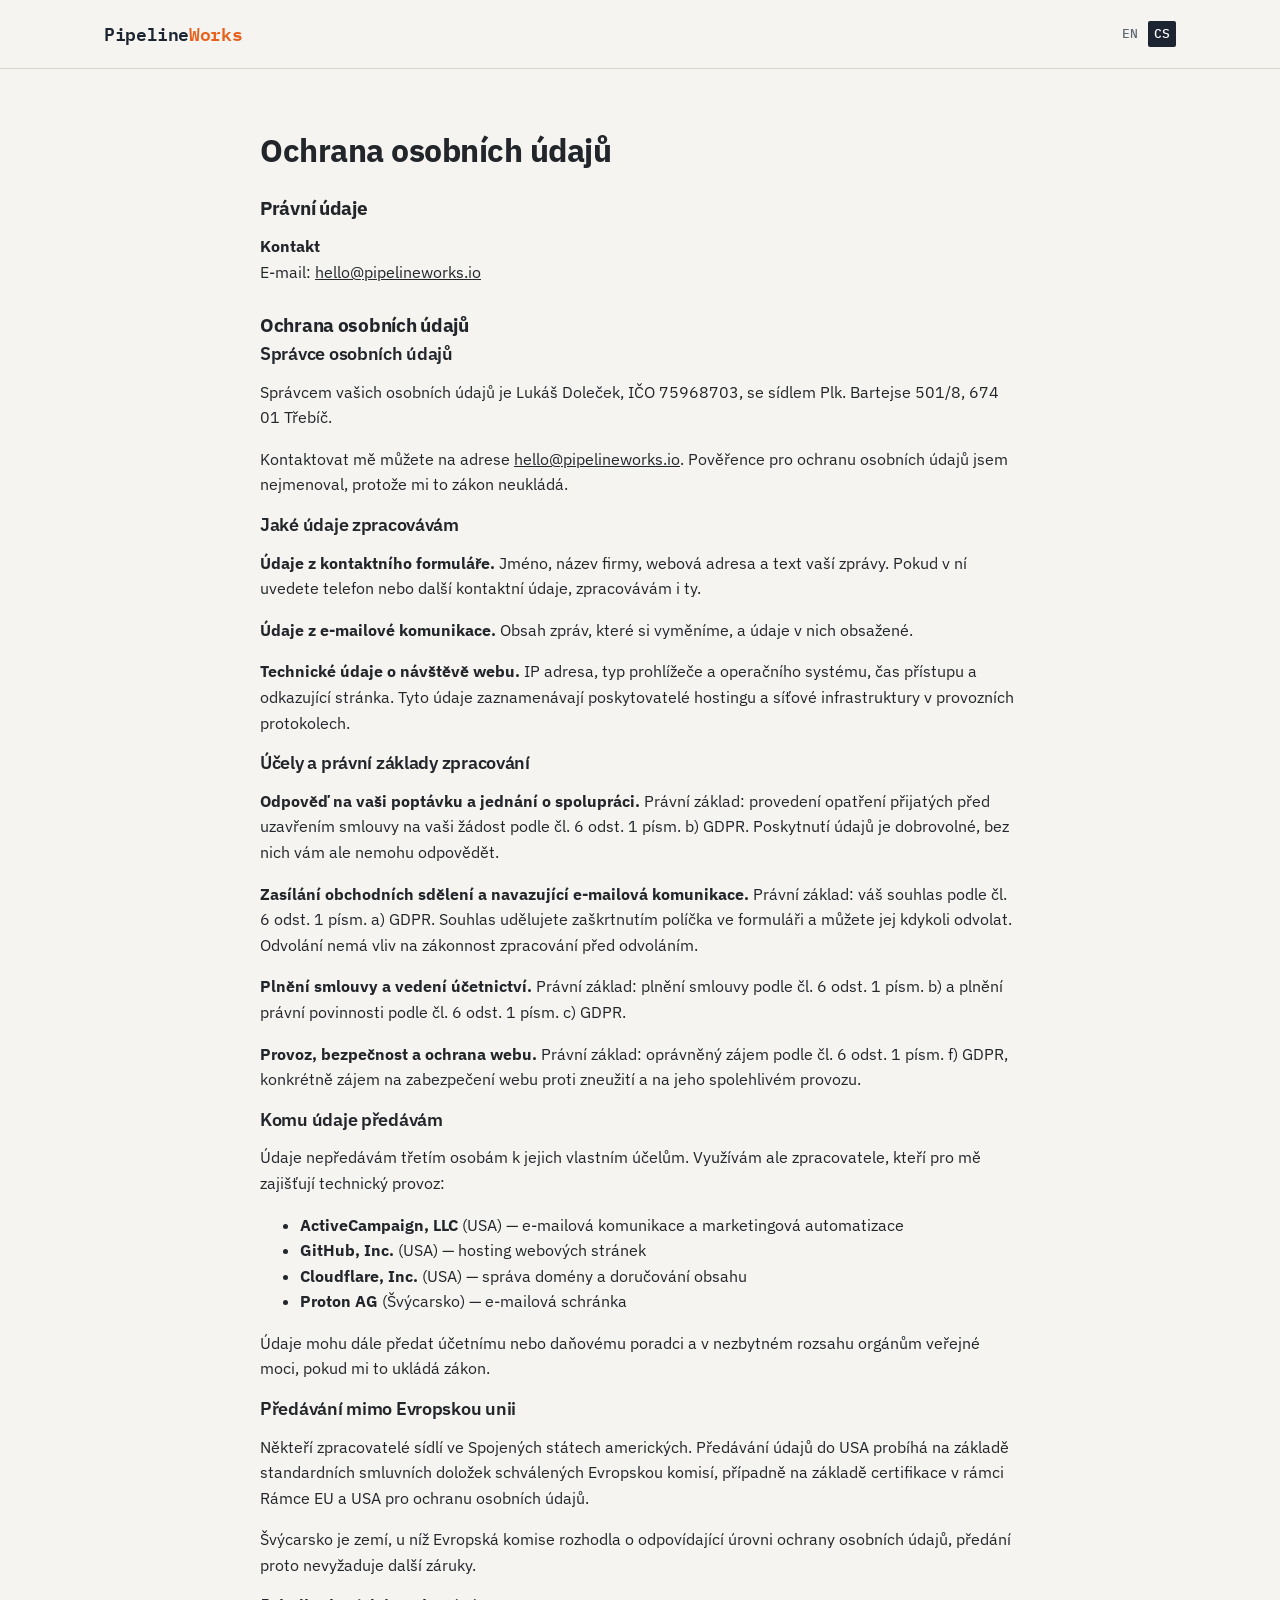
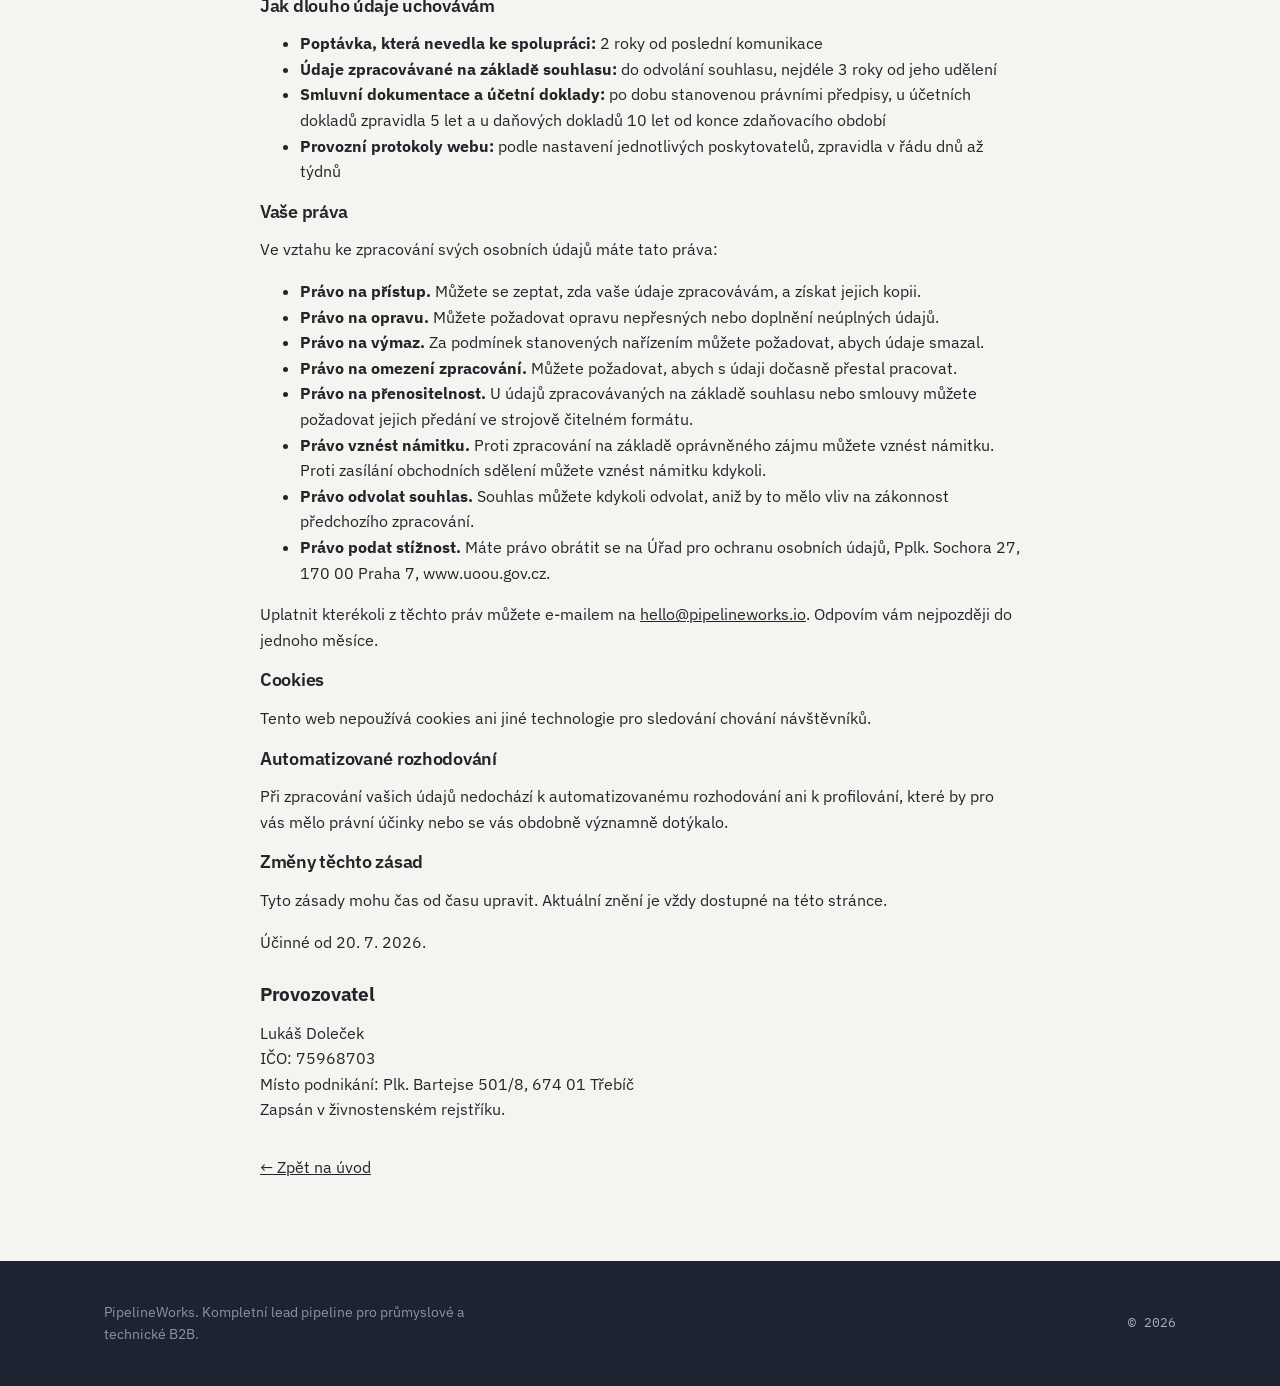
<file: cs/ochrana-osobnich-udaju.html>
<!DOCTYPE html>
<html lang="cs">
<head>
<meta charset="UTF-8">
<meta name="viewport" content="width=device-width, initial-scale=1.0">
<title>Ochrana osobních údajů | PipelineWorks</title>
<meta name="description" content="Právní informace o PipelineWorks včetně údajů o provozovateli, kontaktu a zásad ochrany osobních údajů.">
<meta name="robots" content="noindex">
<link rel="preconnect" href="https://fonts.googleapis.com">
<link rel="preconnect" href="https://fonts.gstatic.com" crossorigin>
<link href="https://fonts.googleapis.com/css2?family=IBM+Plex+Mono:wght@500;600&family=IBM+Plex+Sans:wght@400;500;600;700&display=swap" rel="stylesheet">
<link rel="stylesheet" href="../assets/css/style.css">
</head>
<body>
<header class="site-header">
  <div class="container">
    <a href="index.html" class="logo">Pipeline<b>Works</b></a>
    <span class="lang-switch"><a href="../en/privacy-policy.html">EN</a><a href="ochrana-osobnich-udaju.html" class="active">CS</a></span>
  </div>
</header>

<main class="container legal">
  <h1>Ochrana osobních údajů</h1>

  <h2>Právní údaje</h2>
  <p><strong>Kontakt</strong><br>E-mail: <a href="mailto:hello@pipelineworks.io">hello@pipelineworks.io</a></p>

  <h2>Ochrana osobních údajů</h2>
  <h3>Správce osobních údajů</h3>
  <p>Správcem vašich osobních údajů je Lukáš Doleček, IČO 75968703, se sídlem Plk. Bartejse 501/8, 674 01 Třebíč.</p>
  <p>Kontaktovat mě můžete na adrese <a href="mailto:hello@pipelineworks.io">hello@pipelineworks.io</a>. Pověřence pro ochranu osobních údajů jsem nejmenoval, protože mi to zákon neukládá.</p>

  <h3>Jaké údaje zpracovávám</h3>
  <p><strong>Údaje z kontaktního formuláře.</strong> Jméno, název firmy, webová adresa a text vaší zprávy. Pokud v ní uvedete telefon nebo další kontaktní údaje, zpracovávám i ty.</p>
  <p><strong>Údaje z e-mailové komunikace.</strong> Obsah zpráv, které si vyměníme, a údaje v nich obsažené.</p>
  <p><strong>Technické údaje o návštěvě webu.</strong> IP adresa, typ prohlížeče a operačního systému, čas přístupu a odkazující stránka. Tyto údaje zaznamenávají poskytovatelé hostingu a síťové infrastruktury v provozních protokolech.</p>

  <h3>Účely a právní základy zpracování</h3>
  <p><strong>Odpověď na vaši poptávku a jednání o spolupráci.</strong> Právní základ: provedení opatření přijatých před uzavřením smlouvy na vaši žádost podle čl. 6 odst. 1 písm. b) GDPR. Poskytnutí údajů je dobrovolné, bez nich vám ale nemohu odpovědět.</p>
  <p><strong>Zasílání obchodních sdělení a navazující e-mailová komunikace.</strong> Právní základ: váš souhlas podle čl. 6 odst. 1 písm. a) GDPR. Souhlas udělujete zaškrtnutím políčka ve formuláři a můžete jej kdykoli odvolat. Odvolání nemá vliv na zákonnost zpracování před odvoláním.</p>
  <p><strong>Plnění smlouvy a vedení účetnictví.</strong> Právní základ: plnění smlouvy podle čl. 6 odst. 1 písm. b) a plnění právní povinnosti podle čl. 6 odst. 1 písm. c) GDPR.</p>
  <p><strong>Provoz, bezpečnost a ochrana webu.</strong> Právní základ: oprávněný zájem podle čl. 6 odst. 1 písm. f) GDPR, konkrétně zájem na zabezpečení webu proti zneužití a na jeho spolehlivém provozu.</p>

  <h3>Komu údaje předávám</h3>
  <p>Údaje nepředávám třetím osobám k jejich vlastním účelům. Využívám ale zpracovatele, kteří pro mě zajišťují technický provoz:</p>
  <ul>
    <li><strong>ActiveCampaign, LLC</strong> (USA) — e-mailová komunikace a marketingová automatizace</li>
    <li><strong>GitHub, Inc.</strong> (USA) — hosting webových stránek</li>
    <li><strong>Cloudflare, Inc.</strong> (USA) — správa domény a doručování obsahu</li>
    <li><strong>Proton AG</strong> (Švýcarsko) — e-mailová schránka</li>
  </ul>
  <p>Údaje mohu dále předat účetnímu nebo daňovému poradci a v nezbytném rozsahu orgánům veřejné moci, pokud mi to ukládá zákon.</p>

  <h3>Předávání mimo Evropskou unii</h3>
  <p>Někteří zpracovatelé sídlí ve Spojených státech amerických. Předávání údajů do USA probíhá na základě standardních smluvních doložek schválených Evropskou komisí, případně na základě certifikace v rámci Rámce EU a USA pro ochranu osobních údajů.</p>
  <p>Švýcarsko je zemí, u níž Evropská komise rozhodla o odpovídající úrovni ochrany osobních údajů, předání proto nevyžaduje další záruky.</p>

  <h3>Jak dlouho údaje uchovávám</h3>
  <ul>
    <li><strong>Poptávka, která nevedla ke spolupráci:</strong> 2 roky od poslední komunikace</li>
    <li><strong>Údaje zpracovávané na základě souhlasu:</strong> do odvolání souhlasu, nejdéle 3 roky od jeho udělení</li>
    <li><strong>Smluvní dokumentace a účetní doklady:</strong> po dobu stanovenou právními předpisy, u účetních dokladů zpravidla 5 let a u daňových dokladů 10 let od konce zdaňovacího období</li>
    <li><strong>Provozní protokoly webu:</strong> podle nastavení jednotlivých poskytovatelů, zpravidla v řádu dnů až týdnů</li>
  </ul>

  <h3>Vaše práva</h3>
  <p>Ve vztahu ke zpracování svých osobních údajů máte tato práva:</p>
  <ul>
    <li><strong>Právo na přístup.</strong> Můžete se zeptat, zda vaše údaje zpracovávám, a získat jejich kopii.</li>
    <li><strong>Právo na opravu.</strong> Můžete požadovat opravu nepřesných nebo doplnění neúplných údajů.</li>
    <li><strong>Právo na výmaz.</strong> Za podmínek stanovených nařízením můžete požadovat, abych údaje smazal.</li>
    <li><strong>Právo na omezení zpracování.</strong> Můžete požadovat, abych s údaji dočasně přestal pracovat.</li>
    <li><strong>Právo na přenositelnost.</strong> U údajů zpracovávaných na základě souhlasu nebo smlouvy můžete požadovat jejich předání ve strojově čitelném formátu.</li>
    <li><strong>Právo vznést námitku.</strong> Proti zpracování na základě oprávněného zájmu můžete vznést námitku. Proti zasílání obchodních sdělení můžete vznést námitku kdykoli.</li>
    <li><strong>Právo odvolat souhlas.</strong> Souhlas můžete kdykoli odvolat, aniž by to mělo vliv na zákonnost předchozího zpracování.</li>
    <li><strong>Právo podat stížnost.</strong> Máte právo obrátit se na Úřad pro ochranu osobních údajů, Pplk. Sochora 27, 170 00 Praha 7, www.uoou.gov.cz.</li>
  </ul>
  <p>Uplatnit kterékoli z těchto práv můžete e-mailem na <a href="mailto:hello@pipelineworks.io">hello@pipelineworks.io</a>. Odpovím vám nejpozději do jednoho měsíce.</p>

  <h3>Cookies</h3>
  <p>Tento web nepoužívá cookies ani jiné technologie pro sledování chování návštěvníků.</p>

  <h3>Automatizované rozhodování</h3>
  <p>Při zpracování vašich údajů nedochází k automatizovanému rozhodování ani k profilování, které by pro vás mělo právní účinky nebo se vás obdobně významně dotýkalo.</p>

  <h3>Změny těchto zásad</h3>
  <p>Tyto zásady mohu čas od času upravit. Aktuální znění je vždy dostupné na této stránce.</p>
  <p>Účinné od 20. 7. 2026.</p>

  <h2>Provozovatel</h2>
  <p>Lukáš Doleček<br>IČO: 75968703<br>Místo podnikání: Plk. Bartejse 501/8, 674 01 Třebíč<br>Zapsán v živnostenském rejstříku.</p>

  <p style="margin-top:32px"><a href="index.html">&larr; Zpět na úvod</a></p>
</main>

<footer class="site-footer">
  <div class="container">
    <span class="foot-tag">PipelineWorks. Kompletní lead pipeline pro průmyslové a technické B2B.</span>
    <div class="footer-meta"><span>© 2026</span></div>
  </div>
</footer>
</body>
</html>
</file>
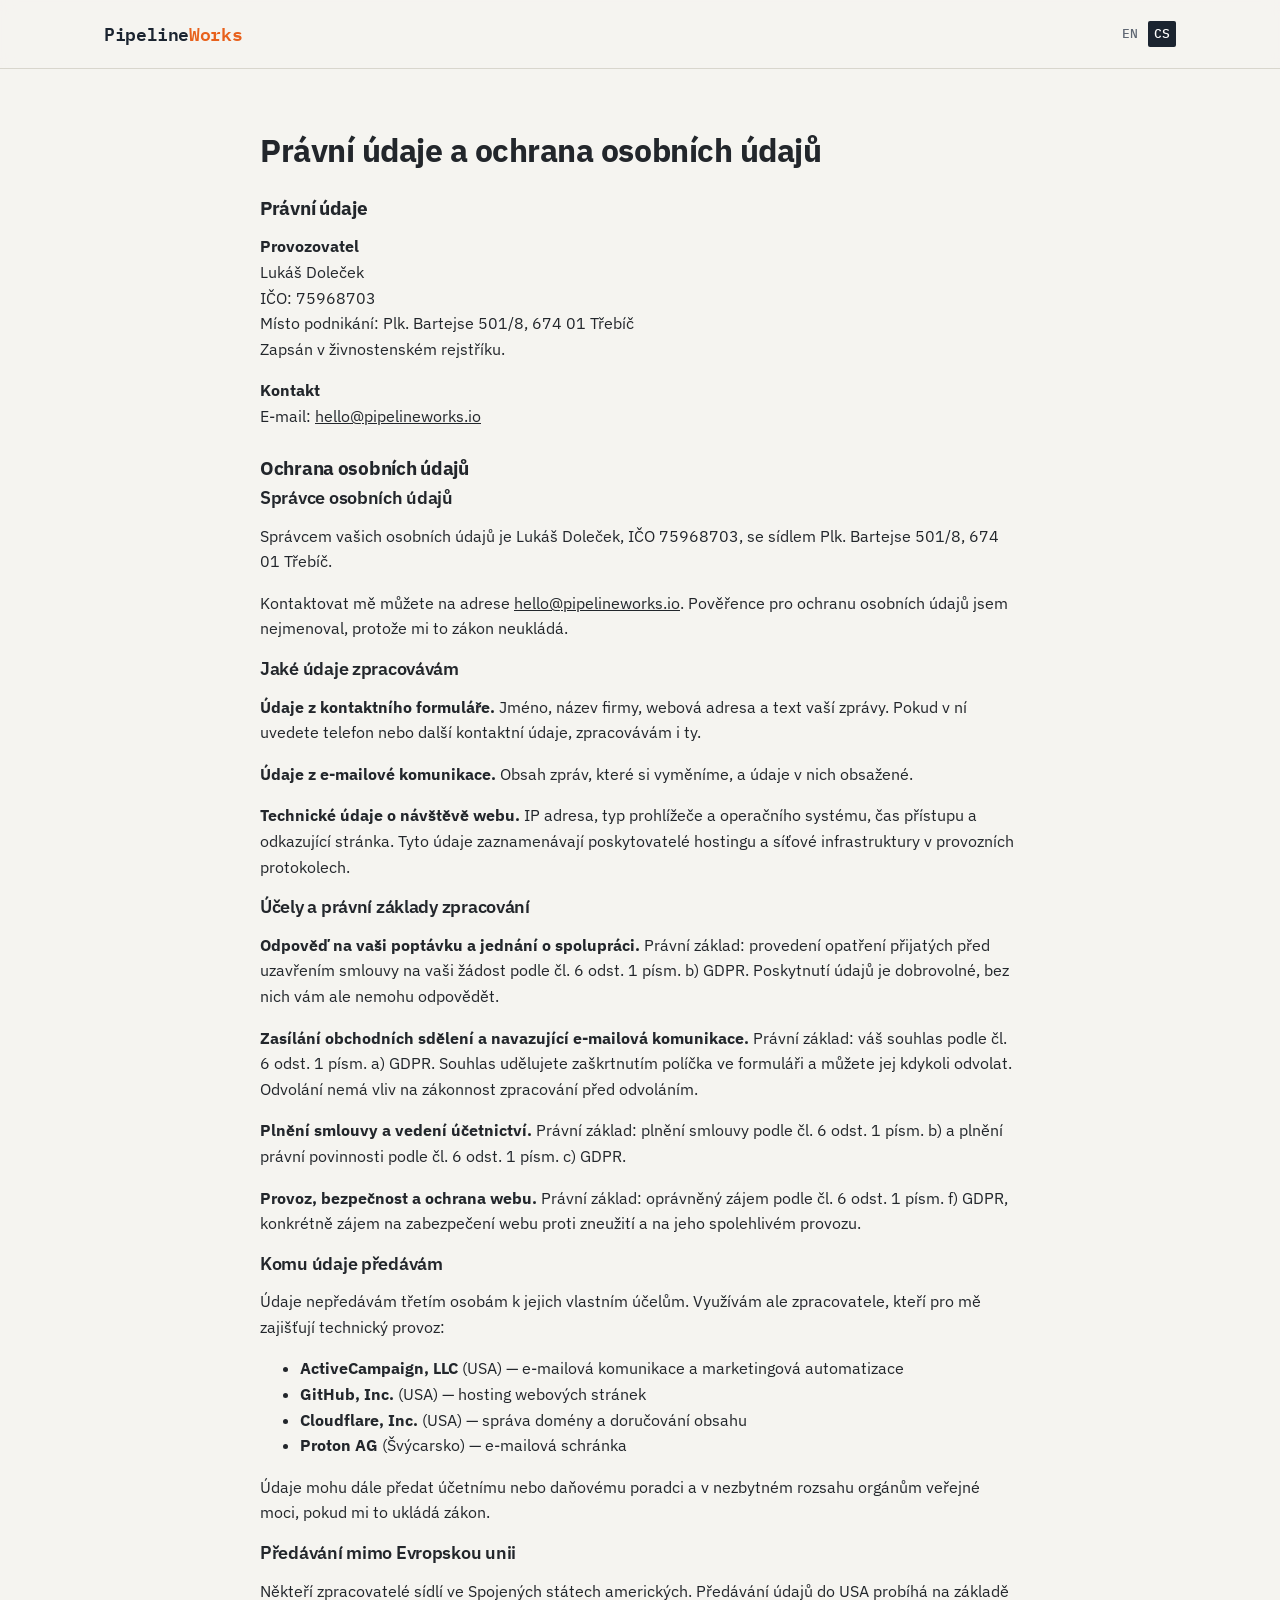
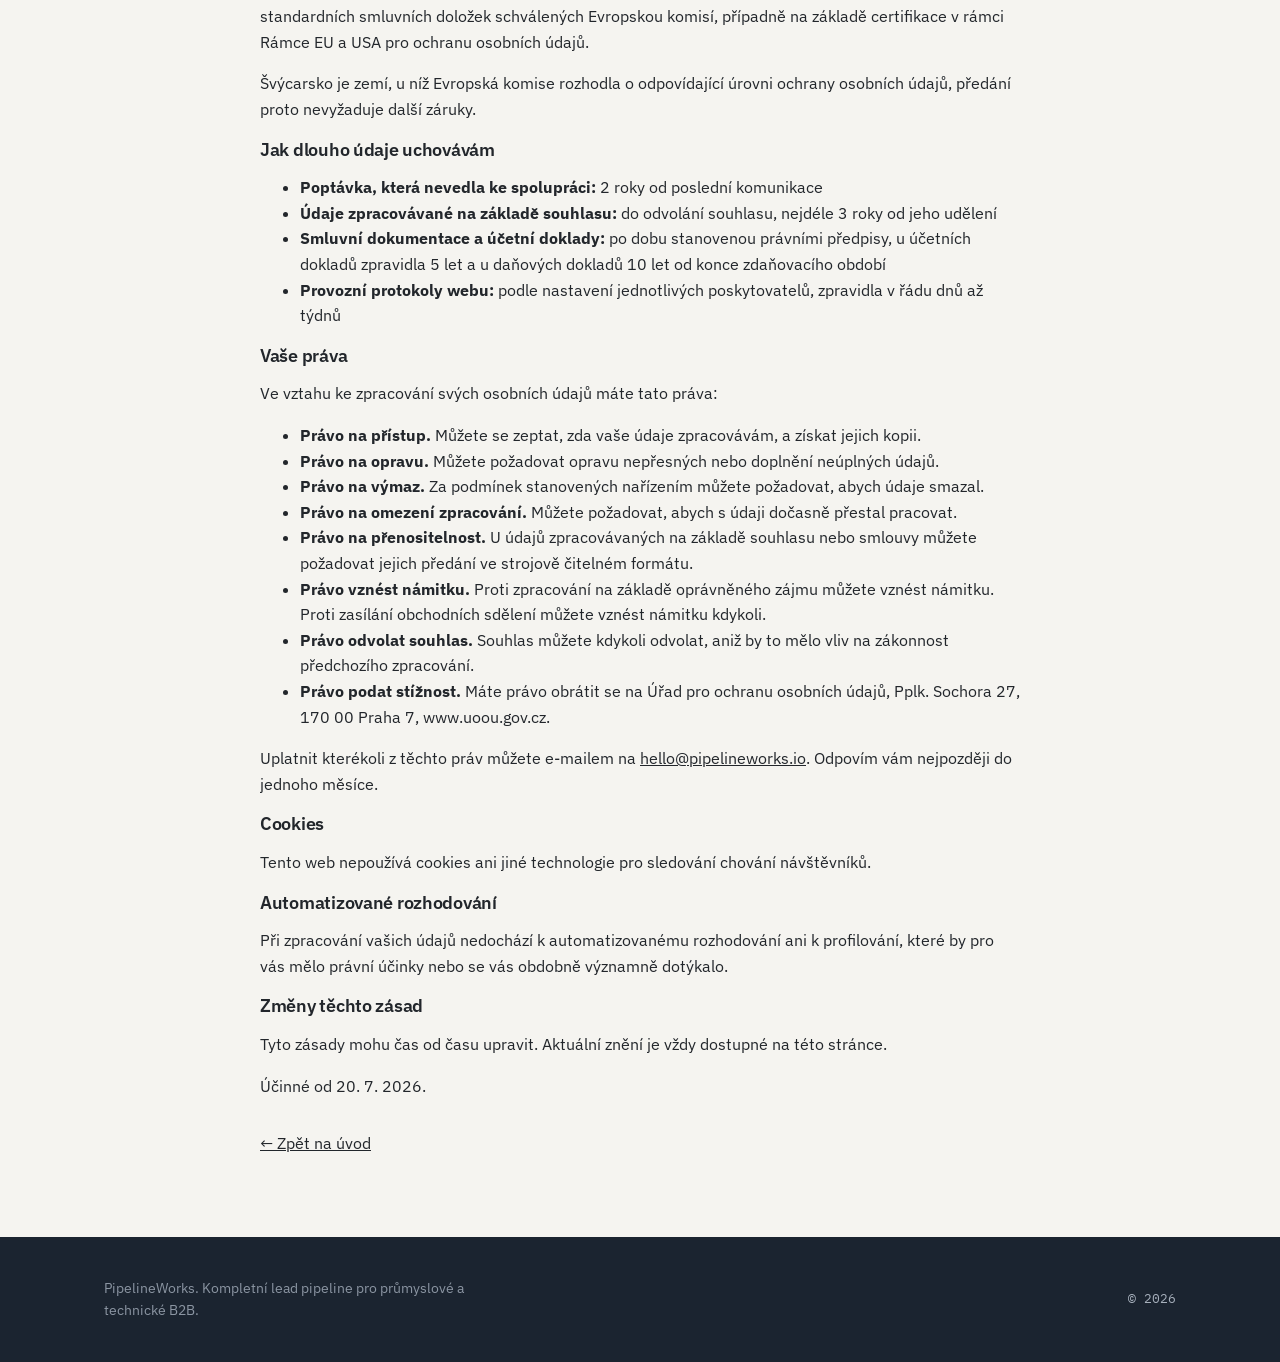
<file: cs/pravni-udaje.html>
<!DOCTYPE html>
<html lang="cs">
<head>
<meta charset="UTF-8">
<meta name="viewport" content="width=device-width, initial-scale=1.0">
<title>Právní údaje a ochrana osobních údajů | PipelineWorks</title>
<meta name="description" content="Právní informace o PipelineWorks včetně údajů o provozovateli, kontaktu a zásad ochrany osobních údajů.">
<meta name="robots" content="noindex">
<link rel="preconnect" href="https://fonts.googleapis.com">
<link rel="preconnect" href="https://fonts.gstatic.com" crossorigin>
<link href="https://fonts.googleapis.com/css2?family=IBM+Plex+Mono:wght@500;600&family=IBM+Plex+Sans:wght@400;500;600;700&display=swap" rel="stylesheet">
<link rel="stylesheet" href="../assets/css/style.css">
</head>
<body>
<header class="site-header">
  <div class="container">
    <a href="index.html" class="logo">Pipeline<b>Works</b></a>
    <span class="lang-switch"><a href="../en/legal.html">EN</a><a href="pravni-udaje.html" class="active">CS</a></span>
  </div>
</header>

<main class="container legal">
  <h1>Právní údaje a ochrana osobních údajů</h1>

  <h2>Právní údaje</h2>
  <p><strong>Provozovatel</strong><br>Lukáš Doleček<br>IČO: 75968703<br>Místo podnikání: Plk. Bartejse 501/8, 674 01 Třebíč<br>Zapsán v živnostenském rejstříku.</p>
  <p><strong>Kontakt</strong><br>E-mail: <a href="mailto:hello@pipelineworks.io">hello@pipelineworks.io</a></p>

  <h2>Ochrana osobních údajů</h2>
  <h3>Správce osobních údajů</h3>
  <p>Správcem vašich osobních údajů je Lukáš Doleček, IČO 75968703, se sídlem Plk. Bartejse 501/8, 674 01 Třebíč.</p>
  <p>Kontaktovat mě můžete na adrese <a href="mailto:hello@pipelineworks.io">hello@pipelineworks.io</a>. Pověřence pro ochranu osobních údajů jsem nejmenoval, protože mi to zákon neukládá.</p>

  <h3>Jaké údaje zpracovávám</h3>
  <p><strong>Údaje z kontaktního formuláře.</strong> Jméno, název firmy, webová adresa a text vaší zprávy. Pokud v ní uvedete telefon nebo další kontaktní údaje, zpracovávám i ty.</p>
  <p><strong>Údaje z e-mailové komunikace.</strong> Obsah zpráv, které si vyměníme, a údaje v nich obsažené.</p>
  <p><strong>Technické údaje o návštěvě webu.</strong> IP adresa, typ prohlížeče a operačního systému, čas přístupu a odkazující stránka. Tyto údaje zaznamenávají poskytovatelé hostingu a síťové infrastruktury v provozních protokolech.</p>

  <h3>Účely a právní základy zpracování</h3>
  <p><strong>Odpověď na vaši poptávku a jednání o spolupráci.</strong> Právní základ: provedení opatření přijatých před uzavřením smlouvy na vaši žádost podle čl. 6 odst. 1 písm. b) GDPR. Poskytnutí údajů je dobrovolné, bez nich vám ale nemohu odpovědět.</p>
  <p><strong>Zasílání obchodních sdělení a navazující e-mailová komunikace.</strong> Právní základ: váš souhlas podle čl. 6 odst. 1 písm. a) GDPR. Souhlas udělujete zaškrtnutím políčka ve formuláři a můžete jej kdykoli odvolat. Odvolání nemá vliv na zákonnost zpracování před odvoláním.</p>
  <p><strong>Plnění smlouvy a vedení účetnictví.</strong> Právní základ: plnění smlouvy podle čl. 6 odst. 1 písm. b) a plnění právní povinnosti podle čl. 6 odst. 1 písm. c) GDPR.</p>
  <p><strong>Provoz, bezpečnost a ochrana webu.</strong> Právní základ: oprávněný zájem podle čl. 6 odst. 1 písm. f) GDPR, konkrétně zájem na zabezpečení webu proti zneužití a na jeho spolehlivém provozu.</p>

  <h3>Komu údaje předávám</h3>
  <p>Údaje nepředávám třetím osobám k jejich vlastním účelům. Využívám ale zpracovatele, kteří pro mě zajišťují technický provoz:</p>
  <ul>
    <li><strong>ActiveCampaign, LLC</strong> (USA) — e-mailová komunikace a marketingová automatizace</li>
    <li><strong>GitHub, Inc.</strong> (USA) — hosting webových stránek</li>
    <li><strong>Cloudflare, Inc.</strong> (USA) — správa domény a doručování obsahu</li>
    <li><strong>Proton AG</strong> (Švýcarsko) — e-mailová schránka</li>
  </ul>
  <p>Údaje mohu dále předat účetnímu nebo daňovému poradci a v nezbytném rozsahu orgánům veřejné moci, pokud mi to ukládá zákon.</p>

  <h3>Předávání mimo Evropskou unii</h3>
  <p>Někteří zpracovatelé sídlí ve Spojených státech amerických. Předávání údajů do USA probíhá na základě standardních smluvních doložek schválených Evropskou komisí, případně na základě certifikace v rámci Rámce EU a USA pro ochranu osobních údajů.</p>
  <p>Švýcarsko je zemí, u níž Evropská komise rozhodla o odpovídající úrovni ochrany osobních údajů, předání proto nevyžaduje další záruky.</p>

  <h3>Jak dlouho údaje uchovávám</h3>
  <ul>
    <li><strong>Poptávka, která nevedla ke spolupráci:</strong> 2 roky od poslední komunikace</li>
    <li><strong>Údaje zpracovávané na základě souhlasu:</strong> do odvolání souhlasu, nejdéle 3 roky od jeho udělení</li>
    <li><strong>Smluvní dokumentace a účetní doklady:</strong> po dobu stanovenou právními předpisy, u účetních dokladů zpravidla 5 let a u daňových dokladů 10 let od konce zdaňovacího období</li>
    <li><strong>Provozní protokoly webu:</strong> podle nastavení jednotlivých poskytovatelů, zpravidla v řádu dnů až týdnů</li>
  </ul>

  <h3>Vaše práva</h3>
  <p>Ve vztahu ke zpracování svých osobních údajů máte tato práva:</p>
  <ul>
    <li><strong>Právo na přístup.</strong> Můžete se zeptat, zda vaše údaje zpracovávám, a získat jejich kopii.</li>
    <li><strong>Právo na opravu.</strong> Můžete požadovat opravu nepřesných nebo doplnění neúplných údajů.</li>
    <li><strong>Právo na výmaz.</strong> Za podmínek stanovených nařízením můžete požadovat, abych údaje smazal.</li>
    <li><strong>Právo na omezení zpracování.</strong> Můžete požadovat, abych s údaji dočasně přestal pracovat.</li>
    <li><strong>Právo na přenositelnost.</strong> U údajů zpracovávaných na základě souhlasu nebo smlouvy můžete požadovat jejich předání ve strojově čitelném formátu.</li>
    <li><strong>Právo vznést námitku.</strong> Proti zpracování na základě oprávněného zájmu můžete vznést námitku. Proti zasílání obchodních sdělení můžete vznést námitku kdykoli.</li>
    <li><strong>Právo odvolat souhlas.</strong> Souhlas můžete kdykoli odvolat, aniž by to mělo vliv na zákonnost předchozího zpracování.</li>
    <li><strong>Právo podat stížnost.</strong> Máte právo obrátit se na Úřad pro ochranu osobních údajů, Pplk. Sochora 27, 170 00 Praha 7, www.uoou.gov.cz.</li>
  </ul>
  <p>Uplatnit kterékoli z těchto práv můžete e-mailem na <a href="mailto:hello@pipelineworks.io">hello@pipelineworks.io</a>. Odpovím vám nejpozději do jednoho měsíce.</p>

  <h3>Cookies</h3>
  <p>Tento web nepoužívá cookies ani jiné technologie pro sledování chování návštěvníků.</p>

  <h3>Automatizované rozhodování</h3>
  <p>Při zpracování vašich údajů nedochází k automatizovanému rozhodování ani k profilování, které by pro vás mělo právní účinky nebo se vás obdobně významně dotýkalo.</p>

  <h3>Změny těchto zásad</h3>
  <p>Tyto zásady mohu čas od času upravit. Aktuální znění je vždy dostupné na této stránce.</p>
  <p>Účinné od 20. 7. 2026.</p>

  <p style="margin-top:32px"><a href="index.html">&larr; Zpět na úvod</a></p>
</main>

<footer class="site-footer">
  <div class="container">
    <span class="foot-tag">PipelineWorks. Kompletní lead pipeline pro průmyslové a technické B2B.</span>
    <div class="footer-meta"><span>© 2026</span></div>
  </div>
</footer>
</body>
</html>
</file>
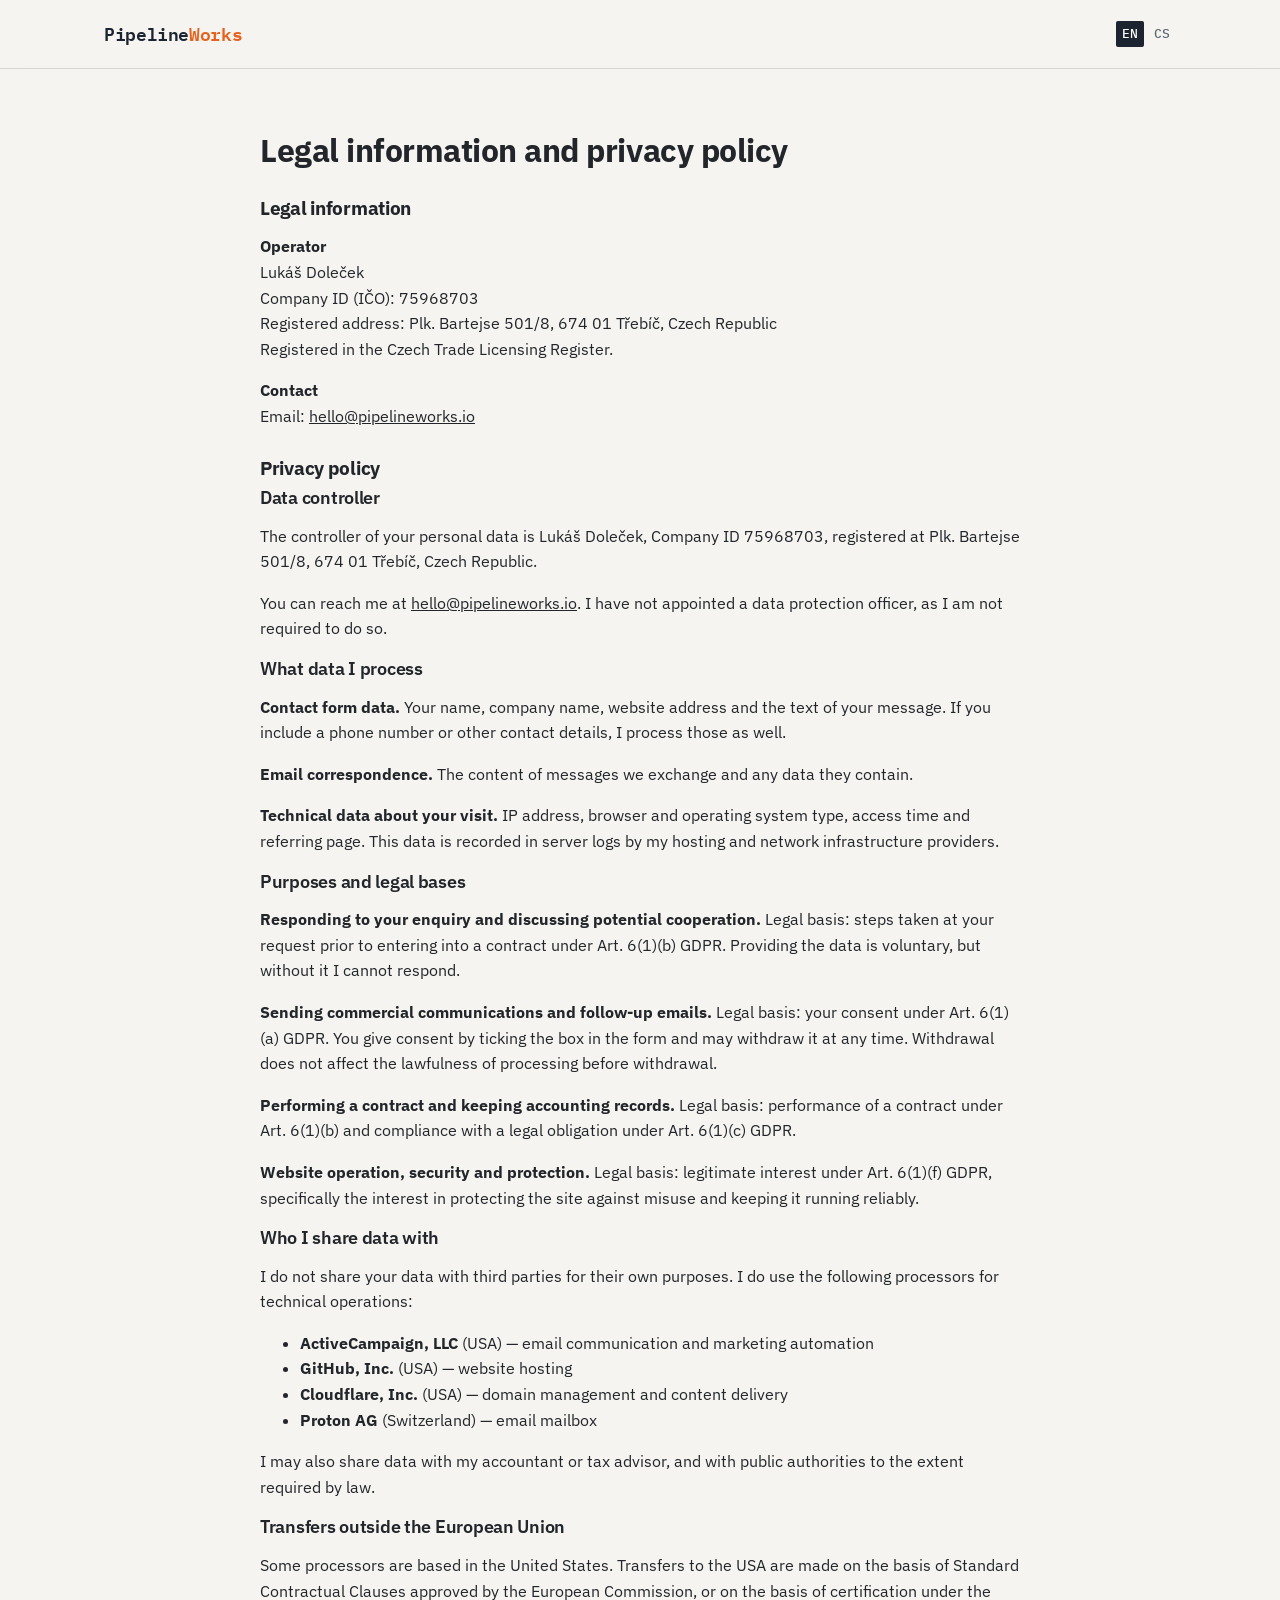
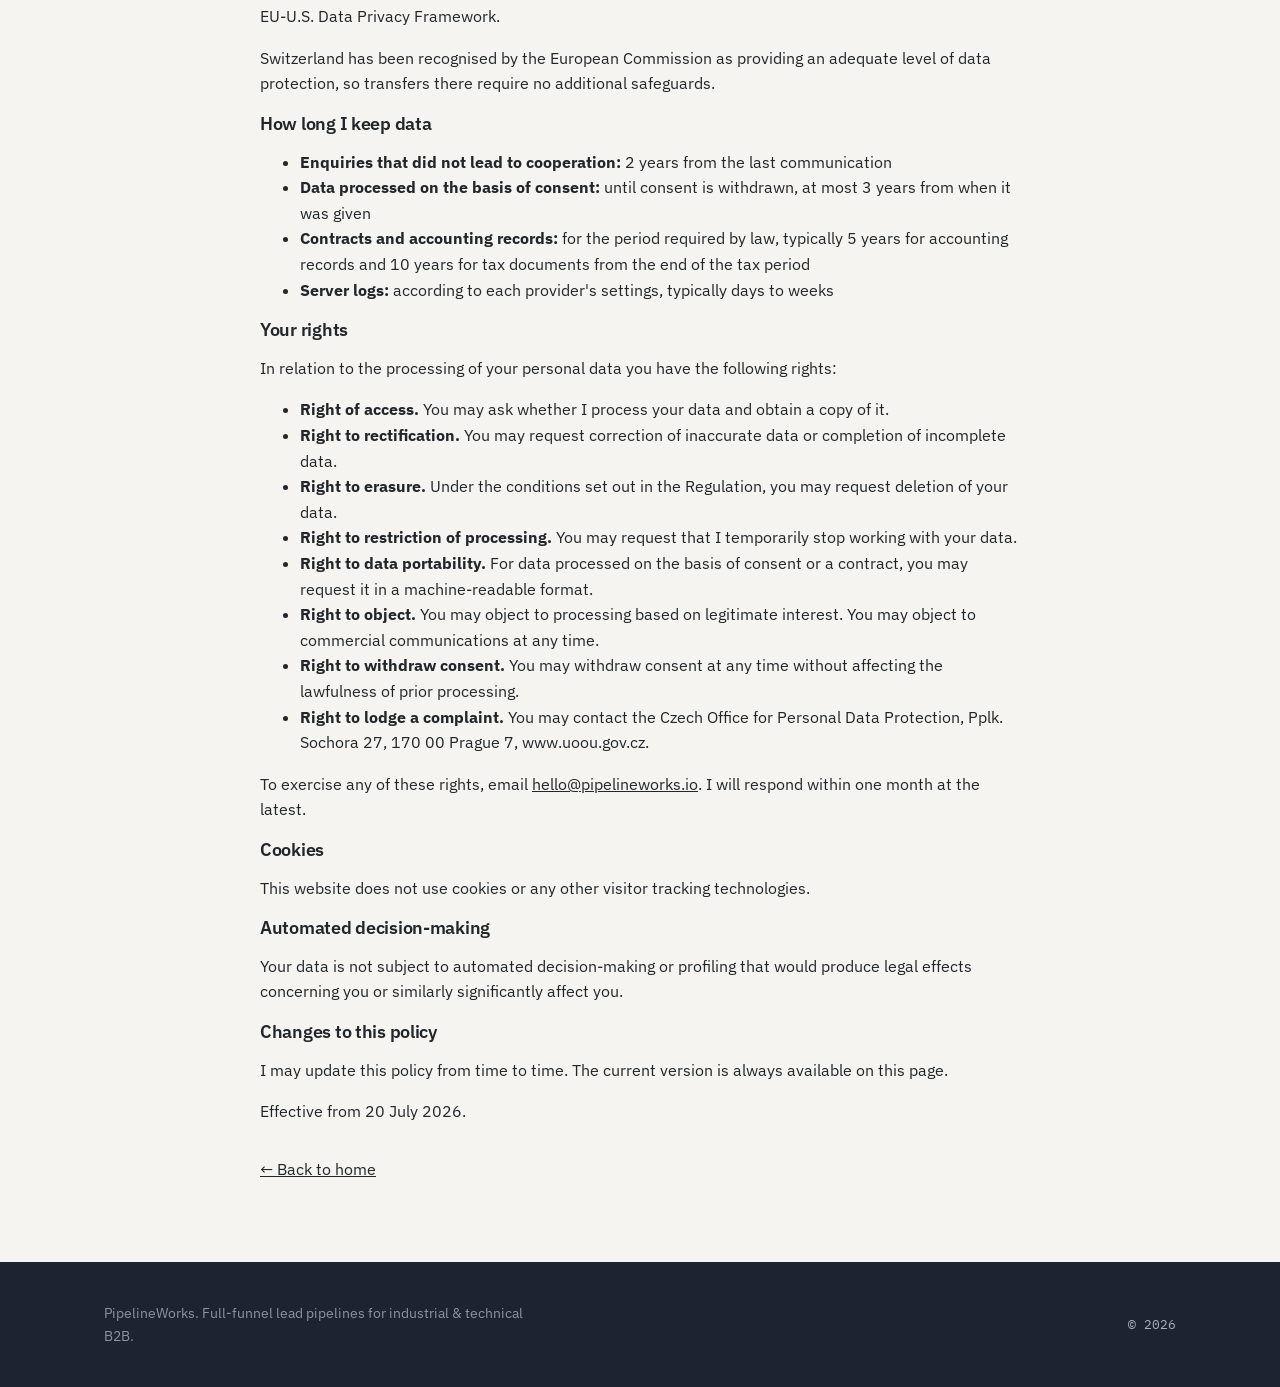
<file: en/legal.html>
<!DOCTYPE html>
<html lang="en">
<head>
<meta charset="UTF-8">
<meta name="viewport" content="width=device-width, initial-scale=1.0">
<title>Legal information and privacy policy | PipelineWorks</title>
<meta name="description" content="Legal information about PipelineWorks, including operator details, contact information, and the privacy policy.">
<meta name="robots" content="noindex">
<link rel="preconnect" href="https://fonts.googleapis.com">
<link rel="preconnect" href="https://fonts.gstatic.com" crossorigin>
<link href="https://fonts.googleapis.com/css2?family=IBM+Plex+Mono:wght@500;600&family=IBM+Plex+Sans:wght@400;500;600;700&display=swap" rel="stylesheet">
<link rel="stylesheet" href="../assets/css/style.css">
</head>
<body>
<header class="site-header">
  <div class="container">
    <a href="index.html" class="logo">Pipeline<b>Works</b></a>
    <span class="lang-switch"><a href="legal.html" class="active">EN</a><a href="../cs/pravni-udaje.html">CS</a></span>
  </div>
</header>

<main class="container legal">
  <h1>Legal information and privacy policy</h1>

  <h2>Legal information</h2>
  <p><strong>Operator</strong><br>Lukáš Doleček<br>Company ID (IČO): 75968703<br>Registered address: Plk. Bartejse 501/8, 674 01 Třebíč, Czech Republic<br>Registered in the Czech Trade Licensing Register.</p>
  <p><strong>Contact</strong><br>Email: <a href="mailto:hello@pipelineworks.io">hello@pipelineworks.io</a></p>

  <h2>Privacy policy</h2>
  <h3>Data controller</h3>
  <p>The controller of your personal data is Lukáš Doleček, Company ID 75968703, registered at Plk. Bartejse 501/8, 674 01 Třebíč, Czech Republic.</p>
  <p>You can reach me at <a href="mailto:hello@pipelineworks.io">hello@pipelineworks.io</a>. I have not appointed a data protection officer, as I am not required to do so.</p>

  <h3>What data I process</h3>
  <p><strong>Contact form data.</strong> Your name, company name, website address and the text of your message. If you include a phone number or other contact details, I process those as well.</p>
  <p><strong>Email correspondence.</strong> The content of messages we exchange and any data they contain.</p>
  <p><strong>Technical data about your visit.</strong> IP address, browser and operating system type, access time and referring page. This data is recorded in server logs by my hosting and network infrastructure providers.</p>

  <h3>Purposes and legal bases</h3>
  <p><strong>Responding to your enquiry and discussing potential cooperation.</strong> Legal basis: steps taken at your request prior to entering into a contract under Art. 6(1)(b) GDPR. Providing the data is voluntary, but without it I cannot respond.</p>
  <p><strong>Sending commercial communications and follow-up emails.</strong> Legal basis: your consent under Art. 6(1)(a) GDPR. You give consent by ticking the box in the form and may withdraw it at any time. Withdrawal does not affect the lawfulness of processing before withdrawal.</p>
  <p><strong>Performing a contract and keeping accounting records.</strong> Legal basis: performance of a contract under Art. 6(1)(b) and compliance with a legal obligation under Art. 6(1)(c) GDPR.</p>
  <p><strong>Website operation, security and protection.</strong> Legal basis: legitimate interest under Art. 6(1)(f) GDPR, specifically the interest in protecting the site against misuse and keeping it running reliably.</p>

  <h3>Who I share data with</h3>
  <p>I do not share your data with third parties for their own purposes. I do use the following processors for technical operations:</p>
  <ul>
    <li><strong>ActiveCampaign, LLC</strong> (USA) — email communication and marketing automation</li>
    <li><strong>GitHub, Inc.</strong> (USA) — website hosting</li>
    <li><strong>Cloudflare, Inc.</strong> (USA) — domain management and content delivery</li>
    <li><strong>Proton AG</strong> (Switzerland) — email mailbox</li>
  </ul>
  <p>I may also share data with my accountant or tax advisor, and with public authorities to the extent required by law.</p>

  <h3>Transfers outside the European Union</h3>
  <p>Some processors are based in the United States. Transfers to the USA are made on the basis of Standard Contractual Clauses approved by the European Commission, or on the basis of certification under the EU-U.S. Data Privacy Framework.</p>
  <p>Switzerland has been recognised by the European Commission as providing an adequate level of data protection, so transfers there require no additional safeguards.</p>

  <h3>How long I keep data</h3>
  <ul>
    <li><strong>Enquiries that did not lead to cooperation:</strong> 2 years from the last communication</li>
    <li><strong>Data processed on the basis of consent:</strong> until consent is withdrawn, at most 3 years from when it was given</li>
    <li><strong>Contracts and accounting records:</strong> for the period required by law, typically 5 years for accounting records and 10 years for tax documents from the end of the tax period</li>
    <li><strong>Server logs:</strong> according to each provider's settings, typically days to weeks</li>
  </ul>

  <h3>Your rights</h3>
  <p>In relation to the processing of your personal data you have the following rights:</p>
  <ul>
    <li><strong>Right of access.</strong> You may ask whether I process your data and obtain a copy of it.</li>
    <li><strong>Right to rectification.</strong> You may request correction of inaccurate data or completion of incomplete data.</li>
    <li><strong>Right to erasure.</strong> Under the conditions set out in the Regulation, you may request deletion of your data.</li>
    <li><strong>Right to restriction of processing.</strong> You may request that I temporarily stop working with your data.</li>
    <li><strong>Right to data portability.</strong> For data processed on the basis of consent or a contract, you may request it in a machine-readable format.</li>
    <li><strong>Right to object.</strong> You may object to processing based on legitimate interest. You may object to commercial communications at any time.</li>
    <li><strong>Right to withdraw consent.</strong> You may withdraw consent at any time without affecting the lawfulness of prior processing.</li>
    <li><strong>Right to lodge a complaint.</strong> You may contact the Czech Office for Personal Data Protection, Pplk. Sochora 27, 170 00 Prague 7, www.uoou.gov.cz.</li>
  </ul>
  <p>To exercise any of these rights, email <a href="mailto:hello@pipelineworks.io">hello@pipelineworks.io</a>. I will respond within one month at the latest.</p>

  <h3>Cookies</h3>
  <p>This website does not use cookies or any other visitor tracking technologies.</p>

  <h3>Automated decision-making</h3>
  <p>Your data is not subject to automated decision-making or profiling that would produce legal effects concerning you or similarly significantly affect you.</p>

  <h3>Changes to this policy</h3>
  <p>I may update this policy from time to time. The current version is always available on this page.</p>
  <p>Effective from 20 July 2026.</p>

  <p style="margin-top:32px"><a href="index.html">&larr; Back to home</a></p>
</main>

<footer class="site-footer">
  <div class="container">
    <span class="foot-tag">PipelineWorks. Full-funnel lead pipelines for industrial &amp; technical B2B.</span>
    <div class="footer-meta"><span>© 2026</span></div>
  </div>
</footer>
</body>
</html>
</file>
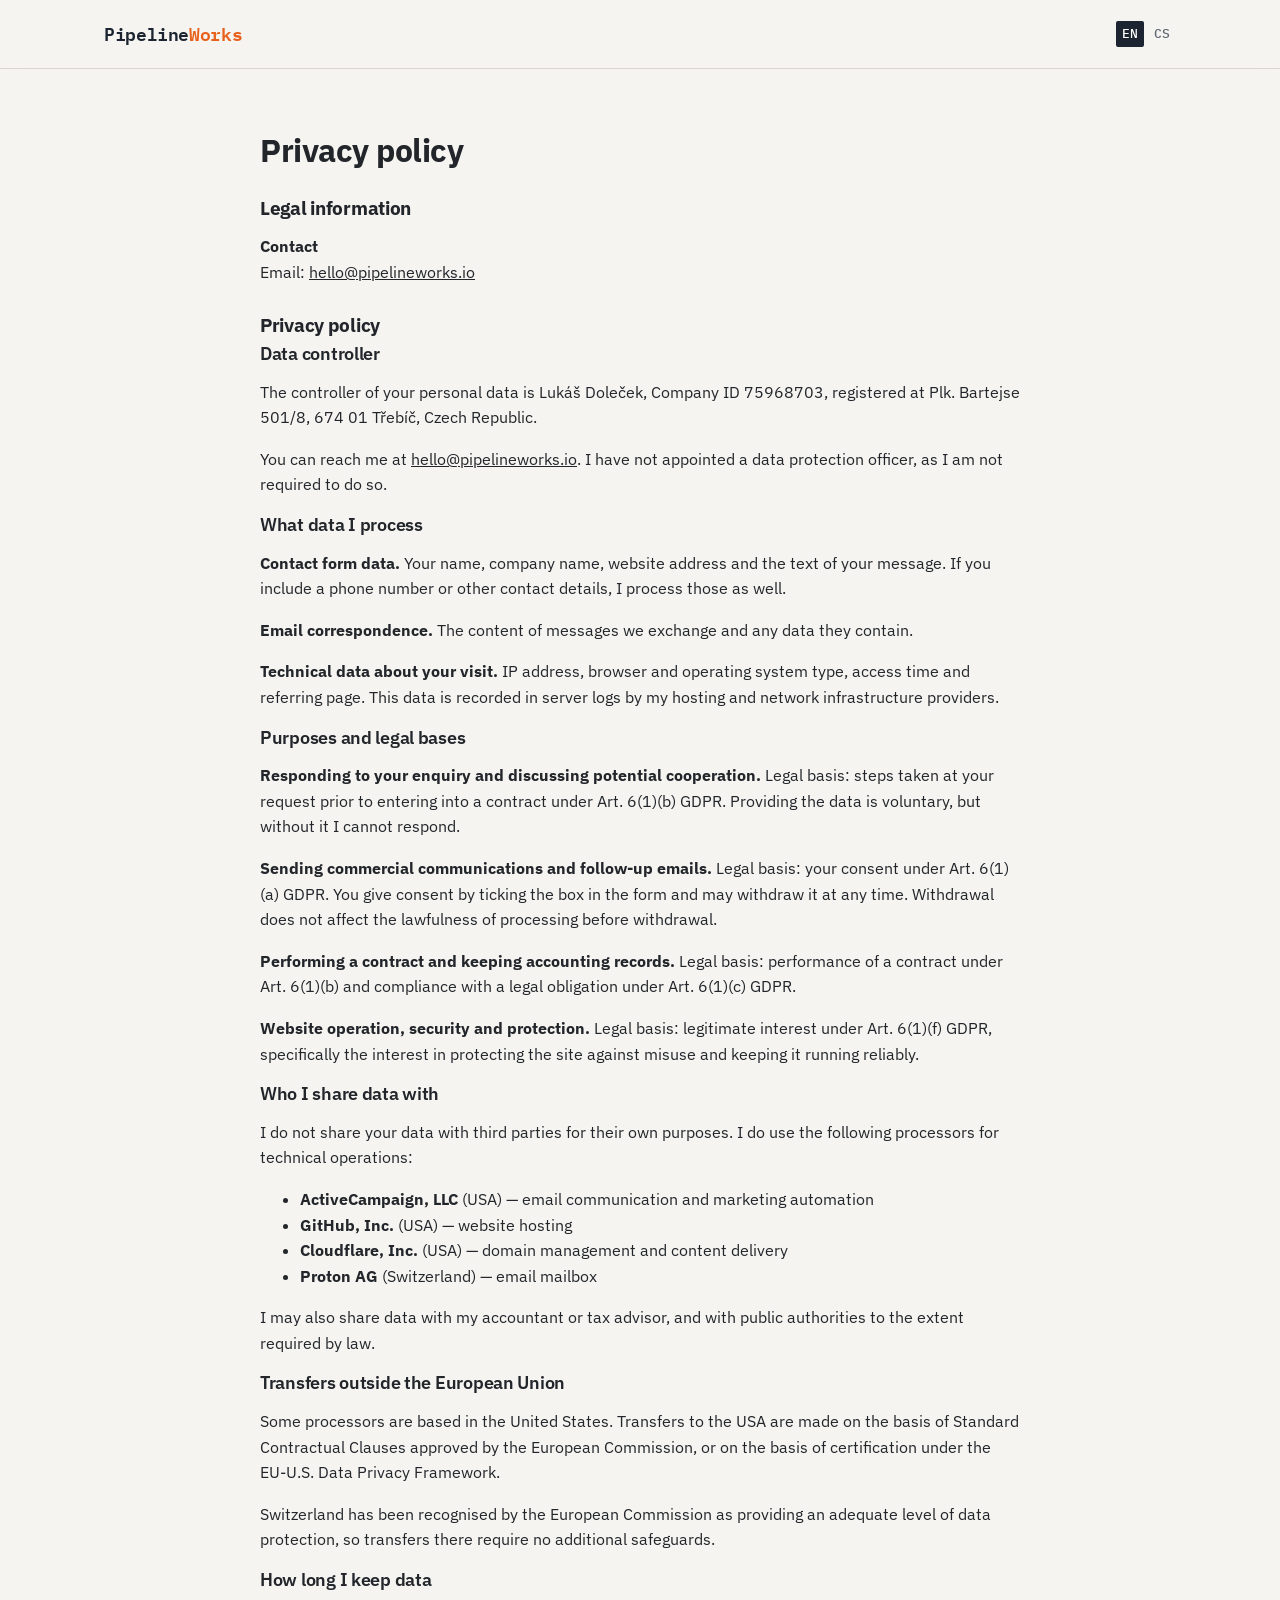
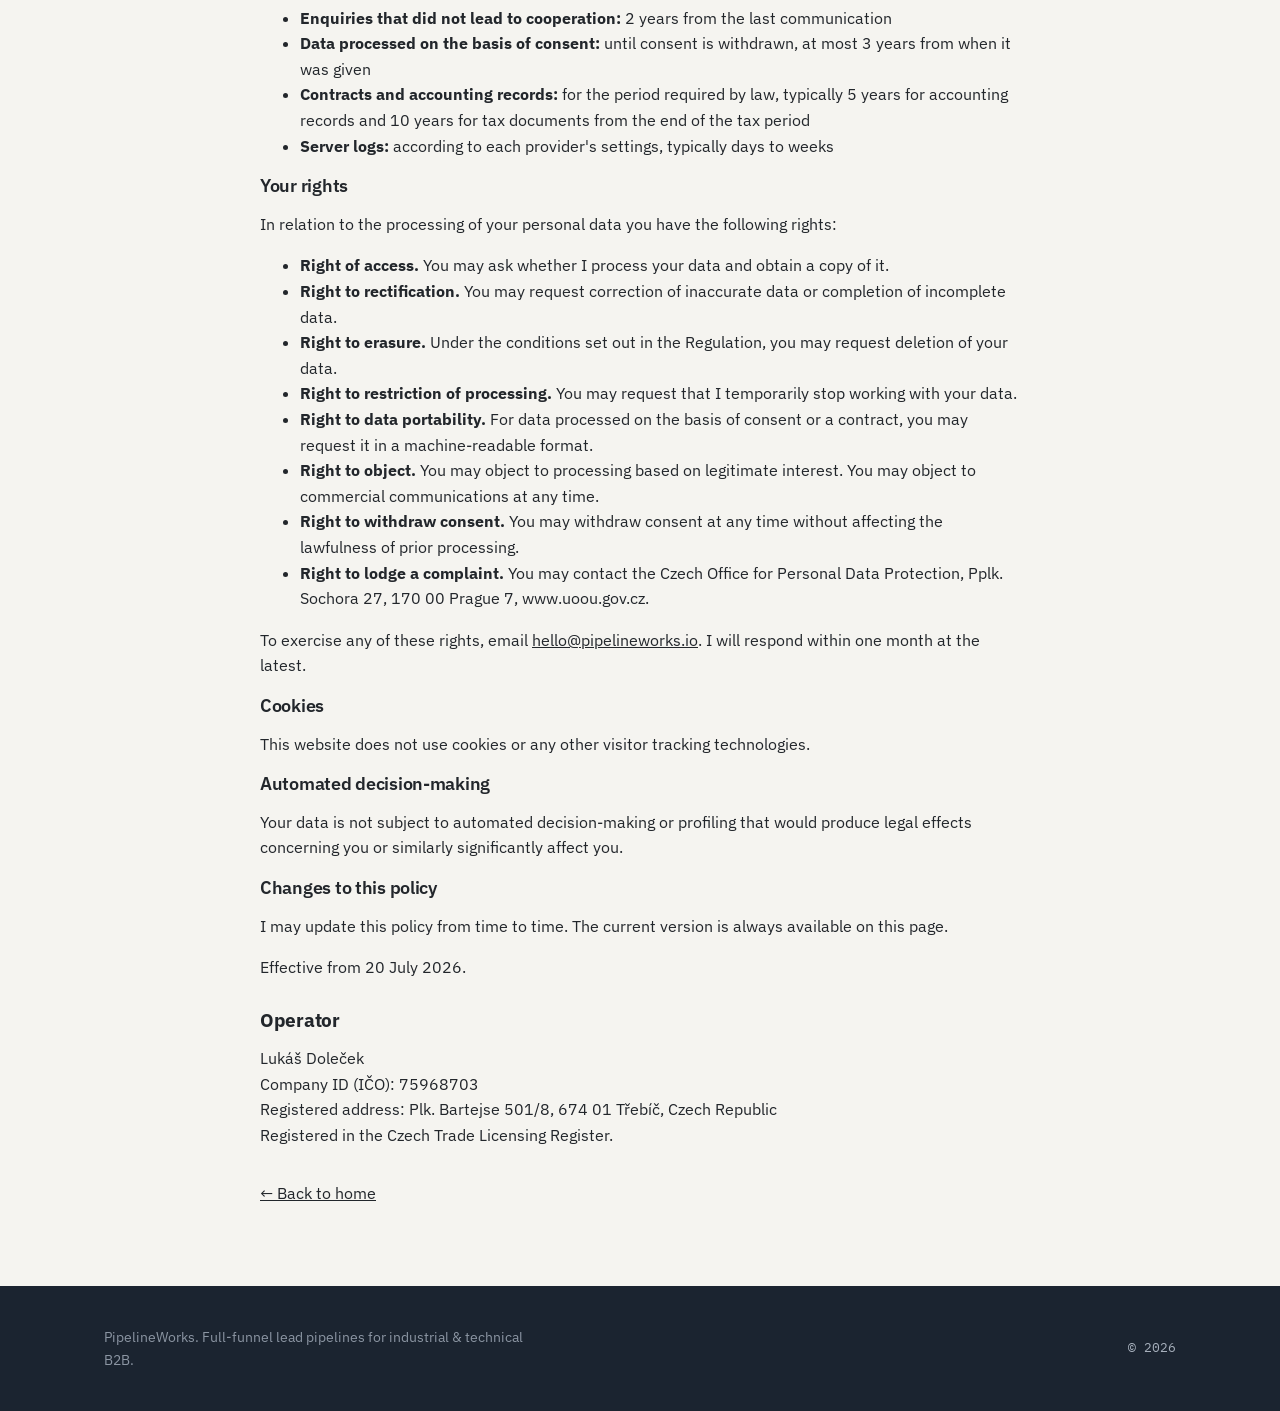
<file: en/privacy-policy.html>
<!DOCTYPE html>
<html lang="en">
<head>
<meta charset="UTF-8">
<meta name="viewport" content="width=device-width, initial-scale=1.0">
<title>Privacy policy | PipelineWorks</title>
<meta name="description" content="Legal information about PipelineWorks, including operator details, contact information, and the privacy policy.">
<meta name="robots" content="noindex">
<link rel="preconnect" href="https://fonts.googleapis.com">
<link rel="preconnect" href="https://fonts.gstatic.com" crossorigin>
<link href="https://fonts.googleapis.com/css2?family=IBM+Plex+Mono:wght@500;600&family=IBM+Plex+Sans:wght@400;500;600;700&display=swap" rel="stylesheet">
<link rel="stylesheet" href="../assets/css/style.css">
</head>
<body>
<header class="site-header">
  <div class="container">
    <a href="index.html" class="logo">Pipeline<b>Works</b></a>
    <span class="lang-switch"><a href="privacy-policy.html" class="active">EN</a><a href="../cs/ochrana-osobnich-udaju.html">CS</a></span>
  </div>
</header>

<main class="container legal">
  <h1>Privacy policy</h1>

  <h2>Legal information</h2>
  <p><strong>Contact</strong><br>Email: <a href="mailto:hello@pipelineworks.io">hello@pipelineworks.io</a></p>

  <h2>Privacy policy</h2>
  <h3>Data controller</h3>
  <p>The controller of your personal data is Lukáš Doleček, Company ID 75968703, registered at Plk. Bartejse 501/8, 674 01 Třebíč, Czech Republic.</p>
  <p>You can reach me at <a href="mailto:hello@pipelineworks.io">hello@pipelineworks.io</a>. I have not appointed a data protection officer, as I am not required to do so.</p>

  <h3>What data I process</h3>
  <p><strong>Contact form data.</strong> Your name, company name, website address and the text of your message. If you include a phone number or other contact details, I process those as well.</p>
  <p><strong>Email correspondence.</strong> The content of messages we exchange and any data they contain.</p>
  <p><strong>Technical data about your visit.</strong> IP address, browser and operating system type, access time and referring page. This data is recorded in server logs by my hosting and network infrastructure providers.</p>

  <h3>Purposes and legal bases</h3>
  <p><strong>Responding to your enquiry and discussing potential cooperation.</strong> Legal basis: steps taken at your request prior to entering into a contract under Art. 6(1)(b) GDPR. Providing the data is voluntary, but without it I cannot respond.</p>
  <p><strong>Sending commercial communications and follow-up emails.</strong> Legal basis: your consent under Art. 6(1)(a) GDPR. You give consent by ticking the box in the form and may withdraw it at any time. Withdrawal does not affect the lawfulness of processing before withdrawal.</p>
  <p><strong>Performing a contract and keeping accounting records.</strong> Legal basis: performance of a contract under Art. 6(1)(b) and compliance with a legal obligation under Art. 6(1)(c) GDPR.</p>
  <p><strong>Website operation, security and protection.</strong> Legal basis: legitimate interest under Art. 6(1)(f) GDPR, specifically the interest in protecting the site against misuse and keeping it running reliably.</p>

  <h3>Who I share data with</h3>
  <p>I do not share your data with third parties for their own purposes. I do use the following processors for technical operations:</p>
  <ul>
    <li><strong>ActiveCampaign, LLC</strong> (USA) — email communication and marketing automation</li>
    <li><strong>GitHub, Inc.</strong> (USA) — website hosting</li>
    <li><strong>Cloudflare, Inc.</strong> (USA) — domain management and content delivery</li>
    <li><strong>Proton AG</strong> (Switzerland) — email mailbox</li>
  </ul>
  <p>I may also share data with my accountant or tax advisor, and with public authorities to the extent required by law.</p>

  <h3>Transfers outside the European Union</h3>
  <p>Some processors are based in the United States. Transfers to the USA are made on the basis of Standard Contractual Clauses approved by the European Commission, or on the basis of certification under the EU-U.S. Data Privacy Framework.</p>
  <p>Switzerland has been recognised by the European Commission as providing an adequate level of data protection, so transfers there require no additional safeguards.</p>

  <h3>How long I keep data</h3>
  <ul>
    <li><strong>Enquiries that did not lead to cooperation:</strong> 2 years from the last communication</li>
    <li><strong>Data processed on the basis of consent:</strong> until consent is withdrawn, at most 3 years from when it was given</li>
    <li><strong>Contracts and accounting records:</strong> for the period required by law, typically 5 years for accounting records and 10 years for tax documents from the end of the tax period</li>
    <li><strong>Server logs:</strong> according to each provider's settings, typically days to weeks</li>
  </ul>

  <h3>Your rights</h3>
  <p>In relation to the processing of your personal data you have the following rights:</p>
  <ul>
    <li><strong>Right of access.</strong> You may ask whether I process your data and obtain a copy of it.</li>
    <li><strong>Right to rectification.</strong> You may request correction of inaccurate data or completion of incomplete data.</li>
    <li><strong>Right to erasure.</strong> Under the conditions set out in the Regulation, you may request deletion of your data.</li>
    <li><strong>Right to restriction of processing.</strong> You may request that I temporarily stop working with your data.</li>
    <li><strong>Right to data portability.</strong> For data processed on the basis of consent or a contract, you may request it in a machine-readable format.</li>
    <li><strong>Right to object.</strong> You may object to processing based on legitimate interest. You may object to commercial communications at any time.</li>
    <li><strong>Right to withdraw consent.</strong> You may withdraw consent at any time without affecting the lawfulness of prior processing.</li>
    <li><strong>Right to lodge a complaint.</strong> You may contact the Czech Office for Personal Data Protection, Pplk. Sochora 27, 170 00 Prague 7, www.uoou.gov.cz.</li>
  </ul>
  <p>To exercise any of these rights, email <a href="mailto:hello@pipelineworks.io">hello@pipelineworks.io</a>. I will respond within one month at the latest.</p>

  <h3>Cookies</h3>
  <p>This website does not use cookies or any other visitor tracking technologies.</p>

  <h3>Automated decision-making</h3>
  <p>Your data is not subject to automated decision-making or profiling that would produce legal effects concerning you or similarly significantly affect you.</p>

  <h3>Changes to this policy</h3>
  <p>I may update this policy from time to time. The current version is always available on this page.</p>
  <p>Effective from 20 July 2026.</p>

  <h2>Operator</h2>
  <p>Lukáš Doleček<br>Company ID (IČO): 75968703<br>Registered address: Plk. Bartejse 501/8, 674 01 Třebíč, Czech Republic<br>Registered in the Czech Trade Licensing Register.</p>

  <p style="margin-top:32px"><a href="index.html">&larr; Back to home</a></p>
</main>

<footer class="site-footer">
  <div class="container">
    <span class="foot-tag">PipelineWorks. Full-funnel lead pipelines for industrial &amp; technical B2B.</span>
    <div class="footer-meta"><span>© 2026</span></div>
  </div>
</footer>
</body>
</html>
</file>
<file: assets/css/style.css>
/* ============================================================
   PipelineWorks — industrial & technical B2B identity
   Palette: steel / blueprint blue / signal safety-orange / paper
   Type: IBM Plex Sans (body+display) + IBM Plex Mono (data/labels)
   ============================================================ */

:root {
  --steel: #1b2430;
  --steel-2: #232f3d;
  --blueprint: #2e5c8a;
  --blueprint-soft: #d7e2ee;
  --signal: #e8611c;
  --signal-dark: #c14e12;
  --paper: #f5f4f0;
  --paper-2: #ecebe4;
  --graphite: #22262b;
  --muted: #5f6773;
  --line: #d8d6cd;
  --line-dark: #33414f;
  --white: #ffffff;

  --sans: "IBM Plex Sans", -apple-system, BlinkMacSystemFont, "Segoe UI", Roboto, sans-serif;
  --mono: "IBM Plex Mono", ui-monospace, "SFMono-Regular", Menlo, Consolas, monospace;

  --max: 1120px;
  --radius: 2px;
  font-size: 16px;
}

* { box-sizing: border-box; }

html { scroll-behavior: smooth; }

body {
  margin: 0;
  font-family: var(--sans);
  color: var(--graphite);
  background: var(--paper);
  line-height: 1.6;
  -webkit-font-smoothing: antialiased;
}

a { color: inherit; }
img, svg { max-width: 100%; display: block; }

.container {
  max-width: var(--max);
  margin: 0 auto;
  padding: 0 24px;
}

/* ---- Data / mono voice ---- */
.mono { font-family: var(--mono); }

.eyebrow {
  font-family: var(--mono);
  font-size: 0.75rem;
  font-weight: 600;
  letter-spacing: 0.14em;
  text-transform: uppercase;
  color: var(--signal);
  margin: 0 0 16px;
}

/* ---- Headings ---- */
h1, h2, h3 {
  letter-spacing: -0.015em;
  line-height: 1.12;
  margin: 0;
}

h1 { font-size: clamp(2.2rem, 5vw, 3.4rem); font-weight: 700; }
h2 { font-size: clamp(1.7rem, 3.4vw, 2.4rem); font-weight: 700; }
h3 { font-size: 1.15rem; font-weight: 600; }

/* ============================================================
   Buttons
   ============================================================ */
.btn {
  display: inline-flex;
  align-items: center;
  justify-content: center;
  gap: 8px;
  font-family: var(--sans);
  font-weight: 600;
  font-size: 0.98rem;
  padding: 14px 24px;
  border-radius: var(--radius);
  border: 2px solid transparent;
  cursor: pointer;
  text-decoration: none;
  transition: background 0.15s ease, transform 0.1s ease, border-color 0.15s ease, color 0.15s ease;
}

.btn-primary {
  background: var(--signal);
  color: var(--white);
}
.btn-primary:hover { background: var(--signal-dark); }
.btn-primary:active { transform: translateY(1px); }

.btn-outline {
  background: transparent;
  border-color: var(--line-dark);
  color: var(--steel);
}
.btn-outline:hover { border-color: var(--steel); background: rgba(27, 36, 48, 0.04); }

.on-dark .btn-outline,
.hero .btn-outline { border-color: rgba(255, 255, 255, 0.35); color: var(--white); }
.on-dark .btn-outline:hover,
.hero .btn-outline:hover { border-color: var(--white); background: rgba(255, 255, 255, 0.08); }

/* ============================================================
   Header / nav
   ============================================================ */
.site-header {
  position: sticky;
  top: 0;
  z-index: 60;
  background: rgba(245, 244, 240, 0.92);
  backdrop-filter: blur(8px);
  border-bottom: 1px solid var(--line);
}
.site-header .container {
  display: flex;
  align-items: center;
  justify-content: space-between;
  height: 68px;
}
.logo {
  font-family: var(--mono);
  font-weight: 600;
  font-size: 1.15rem;
  letter-spacing: -0.02em;
  text-decoration: none;
  color: var(--steel);
}
.logo b { color: var(--signal); font-weight: 600; }

.nav-links {
  display: flex;
  align-items: center;
  gap: 26px;
  list-style: none;
  margin: 0;
  padding: 0;
}
.nav-links a:not(.btn) {
  text-decoration: none;
  font-size: 0.92rem;
  font-weight: 500;
  color: var(--graphite);
}
.nav-links a:not(.btn):hover { color: var(--signal); }

.lang-switch { display: flex; gap: 4px; font-family: var(--mono); font-size: 0.8rem; font-weight: 500; }
.lang-switch a { text-decoration: none; padding: 3px 6px; border-radius: var(--radius); color: var(--muted); }
.lang-switch a.active { background: var(--steel); color: var(--white); }

.nav-toggle {
  display: none;
  background: none;
  border: none;
  font-size: 1.5rem;
  cursor: pointer;
  color: var(--steel);
}

/* ============================================================
   Sections
   ============================================================ */
section { padding: 92px 0; }
.section-head { max-width: 720px; margin: 0 0 44px; }
.section-head.center { margin-left: auto; margin-right: auto; text-align: center; }
.section-head p { color: var(--muted); font-size: 1.08rem; margin: 14px 0 0; }

.band-dark { background: var(--steel); color: var(--paper); }
.band-dark .section-head p { color: #b7bfca; }
.band-blueprint { background: var(--paper-2); }

/* ============================================================
   Hero
   ============================================================ */
.hero {
  background:
    linear-gradient(180deg, rgba(46, 92, 138, 0.16), transparent 40%),
    var(--steel);
  color: var(--paper);
  padding: 104px 0 88px;
  position: relative;
  overflow: hidden;
}
.hero-grid {
  position: absolute;
  inset: 0;
  background-image:
    linear-gradient(rgba(215, 226, 238, 0.05) 1px, transparent 1px),
    linear-gradient(90deg, rgba(215, 226, 238, 0.05) 1px, transparent 1px);
  background-size: 48px 48px;
  mask-image: radial-gradient(120% 100% at 70% 0%, #000 30%, transparent 75%);
  pointer-events: none;
}
.hero .container { position: relative; max-width: 860px; }
.hero h1 { color: var(--white); }
.hero-sub {
  font-size: 1.2rem;
  color: #c3cbd6;
  margin: 22px 0 32px;
  max-width: 640px;
}
.hero-ctas { display: flex; gap: 14px; flex-wrap: wrap; }
.trust-line {
  font-family: var(--mono);
  font-size: 0.82rem;
  color: #8b95a2;
  margin: 30px 0 0;
  letter-spacing: 0.01em;
}
.trust-line b { color: var(--blueprint-soft); font-weight: 500; }

/* ============================================================
   Problem + leak cards
   ============================================================ */
.leak-cards {
  display: grid;
  grid-template-columns: repeat(4, 1fr);
  gap: 18px;
  margin-top: 40px;
}
.leak-card {
  background: var(--white);
  border: 1px solid var(--line);
  border-top: 3px solid var(--signal);
  border-radius: var(--radius);
  padding: 24px 22px;
}
.leak-card h3 { margin-bottom: 8px; }
.leak-card p { margin: 0; color: var(--muted); font-size: 0.95rem; }

/* ============================================================
   Schematic (signature element)
   ============================================================ */
.schematic-wrap { margin-top: 8px; }
.schematic {
  width: 100%;
  height: auto;
  font-family: var(--mono);
}
.schematic .pipe-base { stroke: #46586a; }
.schematic .pipe-flow {
  stroke: var(--signal);
  stroke-linecap: round;
  stroke-dasharray: 3 12;
  animation: flow 1.4s linear infinite;
}
.band-dark .schematic .stage-label { fill: var(--paper); }
.schematic .stage-label { font-size: 12px; fill: var(--steel); font-weight: 500; }
.schematic .node-ring { fill: var(--steel); stroke: var(--signal); stroke-width: 2; }
.schematic .leak-drop { fill: var(--signal); animation: drip 2s ease-in infinite; }

@keyframes flow { to { stroke-dashoffset: -30; } }
@keyframes drip {
  0% { transform: translateY(0); opacity: 0; }
  30% { opacity: 1; }
  100% { transform: translateY(18px); opacity: 0; }
}

@media (max-width: 1000px) {
  .leak-cards { grid-template-columns: repeat(2, 1fr); }
}

@media (max-width: 640px) {
  .leak-cards { grid-template-columns: 1fr; }
  #problem .schematic { display: none; }
}

/* Always-visible stage columns, aligned under the pipe nodes */
.stages {
  display: grid;
  grid-template-columns: repeat(6, 1fr);
  gap: 0;
  margin-top: 18px;
}
.stage-col {
  text-align: center;
  padding: 0 10px;
}
.stage-num { display: none; }
.stage-lbl {
  display: block;
  font-family: var(--mono);
  font-size: 0.78rem;
  font-weight: 600;
  text-transform: uppercase;
  letter-spacing: 0.06em;
  color: var(--paper);
  margin-bottom: 8px;
}
.stage-col p {
  margin: 0;
  font-size: 0.85rem;
  line-height: 1.45;
  color: #b7bfca;
}

/* ============================================================
   Products / pricing ladder
   ============================================================ */
.products {
  display: grid;
  grid-template-columns: repeat(3, 1fr);
  gap: 20px;
  align-items: start;
}
.product {
  position: relative;
  background: var(--white);
  border: 1px solid var(--line);
  border-radius: var(--radius);
  padding: 28px 24px;
  display: flex;
  flex-direction: column;
  height: 100%;
}
.product.featured {
  border: 2px solid var(--steel);
  box-shadow: 0 18px 40px rgba(27, 36, 48, 0.12);
}
.badge {
  position: absolute;
  top: -12px;
  left: 24px;
  font-family: var(--mono);
  font-size: 0.7rem;
  font-weight: 600;
  letter-spacing: 0.08em;
  text-transform: uppercase;
  background: var(--signal);
  color: var(--white);
  padding: 4px 10px;
  border-radius: var(--radius);
}
.product h3 { font-size: 1.25rem; }
.product .price {
  font-family: var(--mono);
  font-size: 0.95rem;
  color: var(--blueprint);
  font-weight: 600;
  margin: 8px 0 16px;
}
.product .price .amount { font-size: 1.35rem; color: var(--steel); }
.product > p { color: var(--muted); font-size: 0.95rem; margin: 0 0 18px; }
.product ul {
  list-style: none;
  margin: 0 0 22px;
  padding: 0;
}
.product li {
  font-size: 0.92rem;
  padding: 6px 0 6px 24px;
  position: relative;
  color: var(--graphite);
}
.product li::before {
  content: "";
  position: absolute;
  left: 2px;
  top: 12px;
  width: 10px;
  height: 10px;
  border: 2px solid var(--signal);
  border-top: none;
  border-right: none;
  transform: rotate(-45deg);
}
.product .btn { margin-top: auto; width: 100%; }
.products-note {
  font-family: var(--mono);
  font-size: 0.82rem;
  color: var(--muted);
  text-align: center;
  margin: 26px 0 0;
}

/* Free-review banner */
.review-banner {
  display: flex;
  align-items: center;
  justify-content: space-between;
  gap: 24px;
  flex-wrap: wrap;
  background: var(--steel);
  color: var(--paper);
  border-radius: var(--radius);
  padding: 26px 30px;
  margin-bottom: 30px;
}
.review-banner h3 { color: var(--white); font-size: 1.2rem; }
.review-banner .review-meta {
  font-family: var(--mono);
  font-weight: 500;
  color: var(--signal);
  font-size: 0.9rem;
}
.review-banner p { margin: 8px 0 0; color: #c3cbd6; font-size: 0.96rem; max-width: 640px; }
.review-banner .btn { flex: none; }

/* Tier hint line */
.product .hint {
  font-family: var(--mono);
  font-size: 0.76rem;
  text-transform: uppercase;
  letter-spacing: 0.06em;
  color: var(--muted);
  margin: 4px 0 0;
}

/* Custom / partial-engagement strip */
.custom-strip {
  display: flex;
  align-items: center;
  justify-content: space-between;
  gap: 22px;
  flex-wrap: wrap;
  background: var(--white);
  border: 1px solid var(--line);
  border-radius: var(--radius);
  padding: 22px 26px;
  margin-top: 26px;
}
.custom-strip p { margin: 0; color: var(--muted); font-size: 0.96rem; max-width: 700px; }
.custom-strip strong { color: var(--steel); }
.custom-strip .btn { flex: none; }

/* ============================================================
   Proof / stats
   ============================================================ */
.stats {
  display: grid;
  grid-template-columns: repeat(2, 1fr);
  gap: 24px;
}
.stat {
  border: 1px solid var(--line-dark);
  border-radius: var(--radius);
  padding: 30px 28px;
  background: var(--steel-2);
}
.stat .figure {
  font-family: var(--mono);
  font-size: clamp(2.2rem, 4.5vw, 3rem);
  font-weight: 600;
  color: var(--signal);
  letter-spacing: -0.02em;
  line-height: 1;
}
.stat .desc { margin: 14px 0 0; color: #c3cbd6; font-size: 0.98rem; }
.proof-context {
  font-family: var(--mono);
  font-size: 0.85rem;
  color: #8b95a2;
  margin: 24px 0 0;
}

/* Proof blocks: global data + our results */
.proof-blocks {
  display: grid;
  grid-template-columns: 1fr 1fr;
  gap: 24px;
}
.proof-block {
  border: 1px solid var(--line-dark);
  border-radius: var(--radius);
  padding: 30px 28px;
  background: var(--steel-2);
}
.proof-label {
  font-family: var(--mono);
  font-size: 0.72rem;
  font-weight: 600;
  text-transform: uppercase;
  letter-spacing: 0.1em;
  color: var(--signal);
  margin: 0 0 16px;
}
.proof-block .figure {
  font-family: var(--mono);
  font-size: clamp(2rem, 4vw, 2.8rem);
  font-weight: 600;
  color: var(--signal);
  letter-spacing: -0.02em;
  line-height: 1;
}
.proof-figures {
  display: flex;
  gap: 24px;
  flex-wrap: wrap;
  align-items: baseline;
}
.proof-block > p {
  margin: 14px 0 0;
  color: #c3cbd6;
  font-size: 0.98rem;
}
.proof-block .src { color: #8b95a2; }

/* ============================================================
   Why (two columns) + certs
   ============================================================ */
.why-cols {
  display: grid;
  grid-template-columns: 1fr 1fr;
  gap: 36px;
}
.why-col h3 {
  font-family: var(--mono);
  font-size: 0.85rem;
  text-transform: uppercase;
  letter-spacing: 0.1em;
  color: var(--signal);
  margin-bottom: 12px;
}
.why-col p { margin: 0; color: var(--graphite); font-size: 1.02rem; }

.certs {
  display: flex;
  flex-wrap: wrap;
  gap: 12px;
  margin-top: 40px;
  padding-top: 32px;
  border-top: 1px solid var(--line);
}
.cert {
  font-family: var(--mono);
  font-size: 0.8rem;
  color: var(--muted);
  border: 1px solid var(--line);
  border-radius: var(--radius);
  padding: 8px 14px;
  background: var(--white);
}

/* ============================================================
   FAQ (accordion)
   ============================================================ */
.faq { max-width: 800px; }
.faq-item {
  border-bottom: 1px solid var(--line);
}
.faq-q {
  width: 100%;
  text-align: left;
  background: none;
  border: none;
  padding: 22px 40px 22px 0;
  font-family: var(--sans);
  font-size: 1.08rem;
  font-weight: 600;
  color: var(--steel);
  cursor: pointer;
  position: relative;
}
.faq-q::after {
  content: "+";
  position: absolute;
  right: 4px;
  top: 50%;
  transform: translateY(-50%);
  font-family: var(--mono);
  font-size: 1.4rem;
  color: var(--signal);
}
.faq-item.open .faq-q::after { content: "−"; }
.faq-a {
  display: none;
  padding: 0 0 24px;
  color: var(--muted);
  font-size: 1rem;
  max-width: 680px;
}
.faq-item.open .faq-a { display: block; }

/* ============================================================
   Contact / book
   ============================================================ */
.contact-grid {
  display: grid;
  grid-template-columns: 1fr 1fr;
  gap: 40px;
  align-items: start;
}
.cal-embed {
  min-height: 360px;
  border: 1px solid var(--line-dark);
  border-radius: var(--radius);
  background: var(--steel-2);
  display: flex;
  align-items: center;
  justify-content: center;
  padding: 24px;
  text-align: center;
}
.cal-embed .btn { margin-top: 16px; }

.lead-form { display: flex; flex-direction: column; gap: 14px; }
.lead-form label {
  font-family: var(--mono);
  font-size: 0.78rem;
  text-transform: uppercase;
  letter-spacing: 0.06em;
  color: #b7bfca;
  display: block;
  margin-bottom: 6px;
}
.lead-form input,
.lead-form textarea,
.lead-form select {
  width: 100%;
  font-family: var(--sans);
  font-size: 0.98rem;
  padding: 12px 14px;
  border: 1px solid var(--line-dark);
  border-radius: var(--radius);
  background: var(--steel-2);
  color: var(--paper);
}
.lead-form input:focus,
.lead-form textarea:focus,
.lead-form select:focus {
  outline: 2px solid var(--signal);
  outline-offset: 1px;
  border-color: var(--signal);
}
.lead-form textarea { min-height: 110px; resize: vertical; }
.form-success {
  display: none;
  background: rgba(46, 92, 138, 0.18);
  border: 1px solid var(--blueprint);
  border-radius: var(--radius);
  padding: 18px;
  color: var(--paper);
  font-size: 0.98rem;
}
.form-success.show { display: block; }
.email-fallback {
  font-family: var(--mono);
  font-size: 0.85rem;
  color: #8b95a2;
  margin-top: 16px;
}
.email-fallback a { color: var(--blueprint-soft); }

/* ============================================================
   Footer
   ============================================================ */
.site-footer {
  background: var(--steel);
  color: #a7b0bc;
  padding: 40px 0;
  font-size: 0.88rem;
}
.site-footer .container {
  display: flex;
  flex-wrap: wrap;
  gap: 16px;
  align-items: center;
  justify-content: space-between;
}
.site-footer .foot-tag { max-width: 420px; color: #8b95a2; }
.site-footer a { color: #c3cbd6; text-decoration: none; }
.site-footer a:hover { color: var(--white); }
.footer-meta { display: flex; gap: 18px; align-items: center; font-family: var(--mono); font-size: 0.8rem; }
.site-footer .lang-switch a { color: #a7b0bc; }
.site-footer .lang-switch a.active { background: var(--signal); color: var(--white); }

/* ============================================================
   Legal / impressum pages
   ============================================================ */
.legal { max-width: 760px; padding: 64px 0; }
.legal h1 { font-size: 2rem; margin-bottom: 24px; }
.legal h2 { font-size: 1.2rem; margin: 28px 0 8px; }
.legal p { color: var(--graphite); }
.legal .todo {
  font-family: var(--mono);
  font-size: 0.85rem;
  background: var(--paper-2);
  border: 1px dashed var(--blueprint);
  border-radius: var(--radius);
  padding: 12px 14px;
  color: var(--blueprint);
  display: inline-block;
}

/* ============================================================
   Responsive
   ============================================================ */
@media (max-width: 900px) {
  .leak-cards { grid-template-columns: 1fr; }
  .products { grid-template-columns: 1fr; }
  .why-cols { grid-template-columns: 1fr; gap: 28px; }
  .contact-grid { grid-template-columns: 1fr; }
  .stats { grid-template-columns: 1fr; }
}

@media (max-width: 720px) {
  .nav-links {
    position: absolute;
    top: 68px;
    left: 0;
    right: 0;
    background: var(--paper);
    border-bottom: 1px solid var(--line);
    flex-direction: column;
    align-items: flex-start;
    gap: 16px;
    padding: 22px 24px;
    display: none;
  }
  .nav-links.open { display: flex; }
  .nav-toggle { display: block; }
  section { padding: 64px 0; }
  .hero { padding: 76px 0 64px; }
}

/* Schematic: vertical list on mobile (pipe runs vertically) */
@media (max-width: 700px) {
  .schematic.pipe-h { display: none; }
  .stages {
    display: flex;
    flex-direction: column;
    position: relative;
    margin-top: 8px;
  }
  .stages::before {
    content: "";
    position: absolute;
    left: 16px;
    top: 18px;
    bottom: 22px;
    width: 3px;
    background: #46586a;
    border-radius: 2px;
  }
  .stages::after {
    content: "";
    position: absolute;
    left: 16px;
    top: 18px;
    bottom: 22px;
    width: 3px;
    background: repeating-linear-gradient(to bottom, var(--signal) 0 3px, transparent 3px 15px);
    animation: flowY 1.4s linear infinite;
  }
  .stage-col {
    display: flex;
    align-items: flex-start;
    gap: 16px;
    text-align: left;
    padding: 0 0 24px;
    position: relative;
    z-index: 1;
  }
  .stage-num {
    display: grid;
    place-items: center;
    width: 36px;
    height: 36px;
    flex: none;
    border-radius: 50%;
    background: var(--steel);
    border: 2px solid var(--signal);
    color: var(--paper);
    font-family: var(--mono);
    font-size: 0.9rem;
  }
  .stage-lbl { margin-bottom: 4px; }
}
@keyframes flowY { to { background-position: 0 18px; } }

/* ============================================================
   Reduced motion
   ============================================================ */
@media (prefers-reduced-motion: reduce) {
  html { scroll-behavior: auto; }
  .schematic .pipe-flow { animation: none; stroke-dasharray: 0; }
  .schematic .leak-drop { animation: none; opacity: 0.9; }
  .stages::after { animation: none; }
  * { transition: none !important; }
}
</file>
